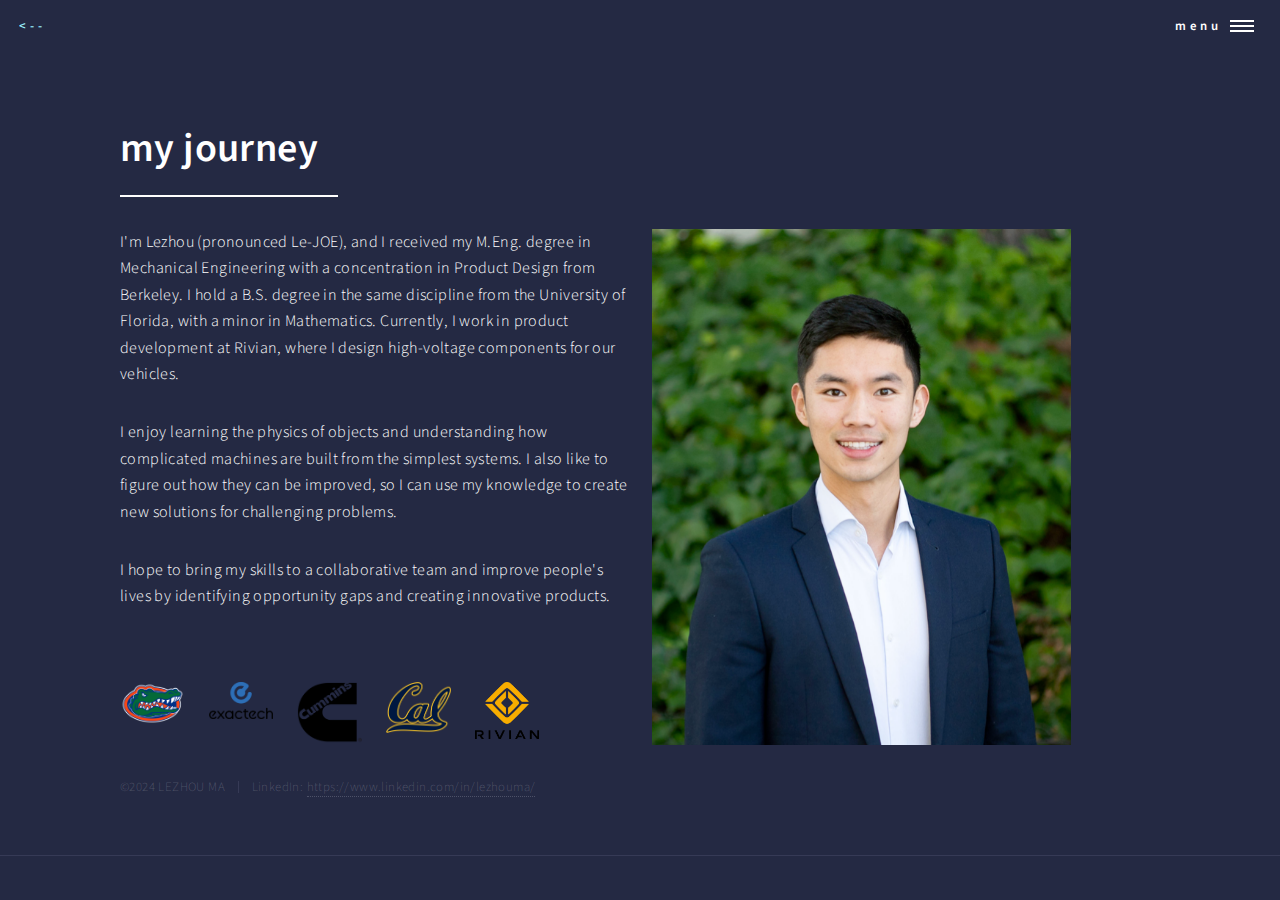
<file: about.html>
<!DOCTYPE HTML>
<html>
	<head>
		<title>About</title>
		<meta charset="utf-8" />
		<meta name="viewport" content="width=device-width, initial-scale=1, user-scalable=no" />
		<link rel="stylesheet" href="assets/css/main.css" />
		<noscript><link rel="stylesheet" href="assets/css/noscript.css" /></noscript>
	</head>
	<body class="is-preload">
		
	
		<!-- Wrapper -->
			<div id="wrapper">

				<!-- Header -->
				<!-- Note: The "styleN" class below should match that of the banner element. -->
					<header id="header" class="alt style2">
						<a href="index.html" class="logo"><span><--</span></a>
						<nav>
							<a href="#menu">menu</a>
						</nav>
					</header>

				<!-- Menu -->
					<nav id="menu">
						<ul class="links">
							<li><a href="index.html">home</a></li>
							<li><a href="about.html">about</a></li>
							<li><a href="projects.html">projects</a></li>
						</ul>
					</nav>

				<!-- Main -->
				<div id="main" class="alt">

					<!-- One -->
						<section id="one">
							<div class="inner">
								<header class="major">
									<h1>my journey</h1>
								</header>

								<!-- Content -->
								<div class="row">
									<div class="col-6 col-12-small">
										<p>I'm Lezhou (pronounced Le-JOE), and I received my M.Eng. degree in Mechanical Engineering with a concentration in Product Design from Berkeley. I hold a B.S. degree in the same discipline from the University of Florida, with a minor in Mathematics. Currently, I work in product development at Rivian, where I design high-voltage components for our vehicles.</p>
										<p>I enjoy learning the physics of objects and understanding how complicated machines are built from the simplest systems. I also like to figure out how they can be improved, so I can use my knowledge to create new solutions for challenging problems.</p>
										<p>I hope to bring my skills to a collaborative team and improve people's lives by identifying opportunity gaps and creating innovative products.</p>
										
										<!-- Logos -->
										<div class="row gtr-uniform">
											<div class="col-2"><span class="image main"><a href="https://mae.ufl.edu/mechanical-engineering/" target="_blank"><img src="images/uf.png" alt="" /></a></span></div>
											<div class="col-2"><span class="image main"><a href="https://www.exac.com" target="_blank"><img src="images/exactech.png" alt="" /></a></span></div>
											<div class="col-2"><span class="image main"><a href="https://www.cummins.com" target="_blank"><img src="images/cummins.png" alt="" /></a></span></div>
											<div class="col-2"><span class="image main"><a href="https://funginstitute.berkeley.edu/programs-centers/full-time-program/" target="_blank"><img src="images/cal.png" alt="" /></a></span></div>
											<div class="col-2"><span class="image main"><a href="https://rivian.com" target="_blank"><img src="images/rivian.png" alt="" /></a></span></div>
									
										</div>
									</div>

									<div class="col-5 col-12-small">
										<span class="image fit"><img src="images/headshot.png" alt="" /></span>
									<div>

								</div>
							<div>

						</div>	
					
			</div>

			<div>
				<!-- Footer -->
				<footer id="footer">
					<div class="inner">
						<ul class="copyright">
							<li>&copy;2024 LEZHOU MA</li><li>LinkedIn: <a href="https://www.linkedin.com/in/lezhouma/" target="_blank">  https://www.linkedin.com/in/lezhouma/</a></li>
						</ul>
					</div>
				</footer>
			

						<!-- Scripts -->
			<script src="assets/js/jquery.min.js"></script>
			<script src="assets/js/jquery.scrolly.min.js"></script>
			<script src="assets/js/jquery.scrollex.min.js"></script>
			<script src="assets/js/browser.min.js"></script>
			<script src="assets/js/breakpoints.min.js"></script>
			<script src="assets/js/util.js"></script>
			<script src="assets/js/main.js"></script>
	</body>
</html>
</file>
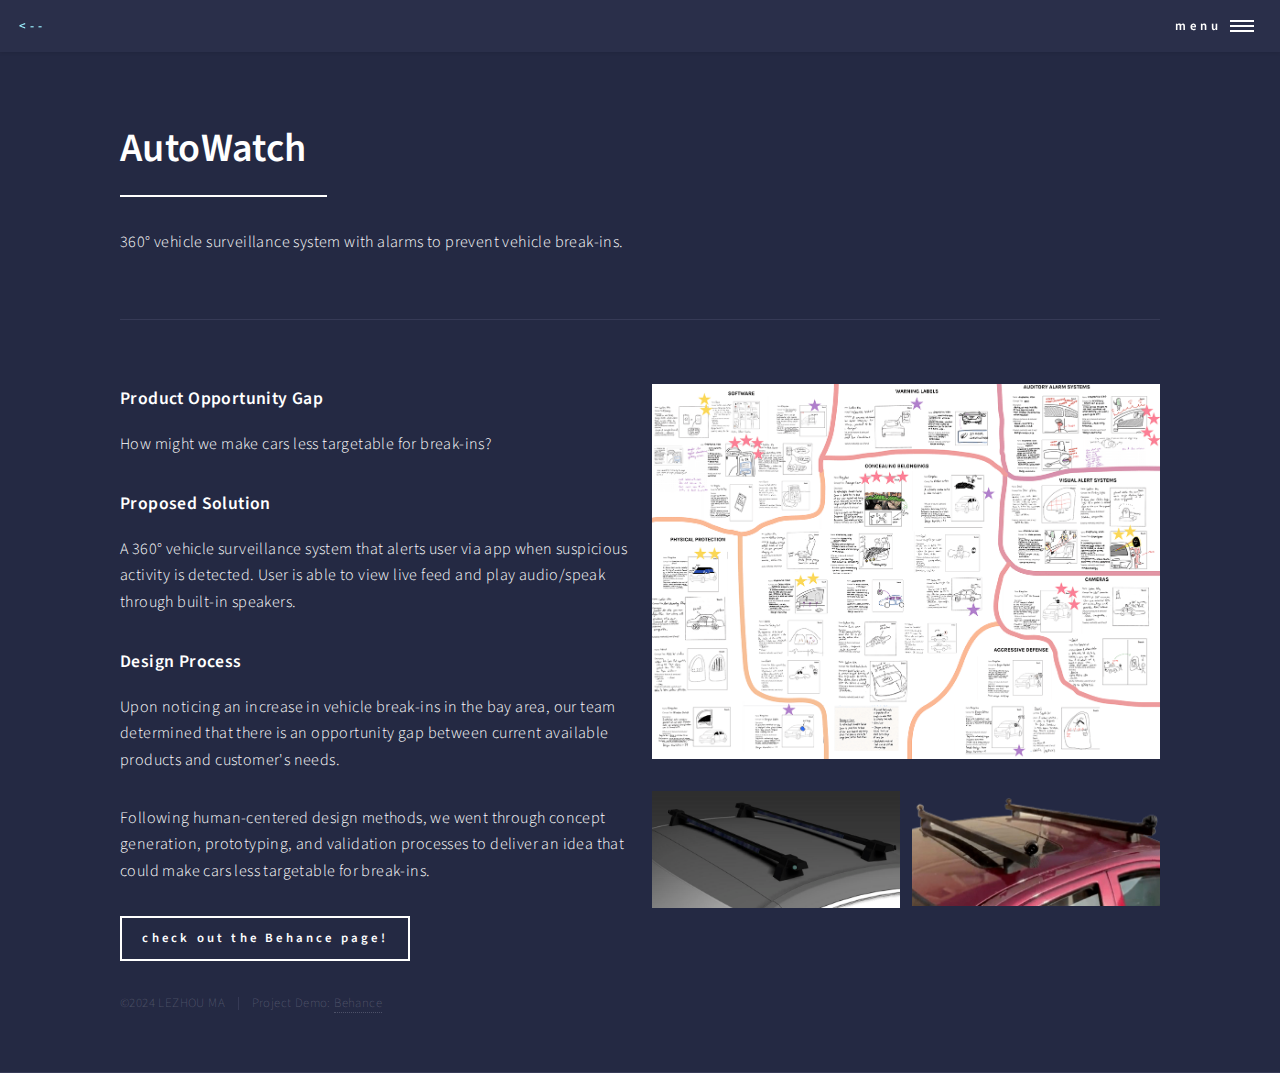
<file: auto.html>
<!DOCTYPE HTML>
<!--
	Forty by HTML5 UP
	html5up.net | @ajlkn
	Free for personal and commercial use under the CCA 3.0 license (html5up.net/license)
-->
<html>
	<head>
		<title>AutoWatch</title>
		<meta charset="utf-8" />
		<meta name="viewport" content="width=device-width, initial-scale=1, user-scalable=no" />
		<link rel="stylesheet" href="assets/css/main.css" />
		<noscript><link rel="stylesheet" href="assets/css/noscript.css" /></noscript>
	</head>
	<body class="is-preload">

		<!-- Wrapper -->
			<div id="wrapper">

				<!-- Header -->
					<header id="header">
						<a href="index.html" class="logo"><span><--</span></a>
						<nav>
							<a href="#menu">menu</a>
						</nav>
					</header>

				<!-- Menu -->
					<nav id="menu">
						<ul class="links">
							<li><a href="index.html">home</a></li>
							<li><a href="about.html">about</a></li>
							<li><a href="projects.html">projects</a></li>
						</ul>

					</nav>

				<!-- Main -->
					<div id="main" class="alt">

						<!-- One -->
							<section id="one">
								<div class="inner">
									<header class="major">
										<h1>AutoWatch</h1>
									</header>
									<p>360° vehicle surveillance system with alarms to prevent vehicle break-ins. </p>
									
									</p>
								</div>
							</section>


							<div class="inner">
								<div class="row gtr-100">
								
									<div class="col-6 col-12-medium">

										<!-- Buttons -->
											<h4>Product Opportunity Gap</h4>
											<p>How might we make cars less targetable for break-ins?</p>
											
											<h4>Proposed Solution</h4>
											<p>A 360° vehicle surveillance system that alerts user via app when suspicious activity is detected. User is able to view live feed and play audio/speak through built-in speakers.</p>

											<h4>Design Process</h4>
											<p>Upon noticing an increase in vehicle break-ins in the bay area, our team determined that there is an opportunity gap between current available products and customer's needs. </p>
											<p>Following human-centered design methods, we went through concept generation, prototyping, and validation processes to deliver an idea that could make cars less targetable for break-ins.</p>
											<ul class="actions">
												<li><a href="https://www.behance.net/gallery/132699055/AutoWatch" class="button">check out the Behance page!</a></li>
											</ul>
									</div>
									<div class="col-6 col-12-medium">
									<span class="image fit"><img src="images/auto/concepts.png" alt="" /></span>
									<div class="box alt">
										<div class="row gtr-50 gtr-uniform">
											<div class="col-6"><span class="image fit"><img src="images/auto/render.png" alt="" /></span></div>
											<div class="col-6"><span class="image fit"><img src="images/auto/final.png" alt="" /></span></div>
											
										</div>
									</div>
							
								
		

								
								
					</div>
			</div>

				<!-- Footer -->
				<footer id="footer">
					<div class="inner">
						<ul class="copyright">
							<li>&copy;2024 LEZHOU MA</li><li>Project Demo: <a href="https://www.behance.net/gallery/132699055/AutoWatch" target="_blank">Behance</a></li>
						</ul>
					</div>
				</footer>

		<!-- Scripts -->
			<script src="assets/js/jquery.min.js"></script>
			<script src="assets/js/jquery.scrolly.min.js"></script>
			<script src="assets/js/jquery.scrollex.min.js"></script>
			<script src="assets/js/browser.min.js"></script>
			<script src="assets/js/breakpoints.min.js"></script>
			<script src="assets/js/util.js"></script>
			<script src="assets/js/main.js"></script>

	</body>
</html>
</file>
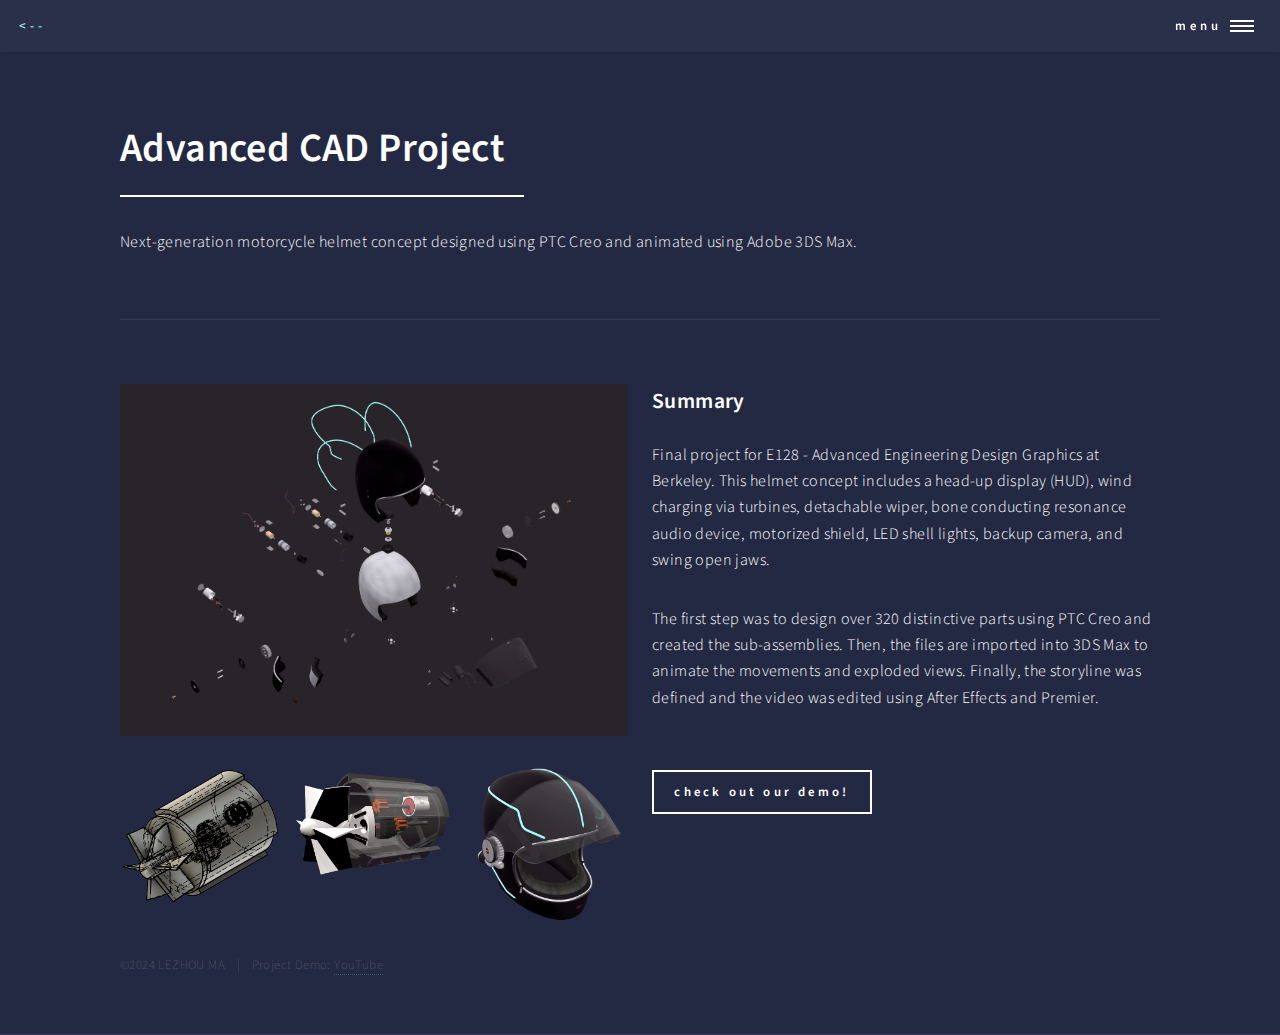
<file: cad.html>
<!DOCTYPE HTML>
<!--
	Forty by HTML5 UP
	html5up.net | @ajlkn
	Free for personal and commercial use under the CCA 3.0 license (html5up.net/license)
-->
<html>
	<head>
		<title>Advanced CAD</title>
		<meta charset="utf-8" />
		<meta name="viewport" content="width=device-width, initial-scale=1, user-scalable=no" />
		<link rel="stylesheet" href="assets/css/main.css" />
		<noscript><link rel="stylesheet" href="assets/css/noscript.css" /></noscript>
	</head>
	<body class="is-preload">

		<!-- Wrapper -->
			<div id="wrapper">

				<!-- Header -->
					<header id="header">
						<a href="index.html" class="logo"><span><--</span></a>
						<nav>
							<a href="#menu">menu</a>
						</nav>
					</header>

				<!-- Menu -->
					<nav id="menu">
						<ul class="links">
							<li><a href="index.html">home</a></li>
							<li><a href="about.html">about</a></li>
							<li><a href="projects.html">projects</a></li>
						</ul>

					</nav>

				<!-- Main -->
					<div id="main" class="alt">

						<!-- One -->
							<section id="one">
								<div class="inner">
									<header class="major">
										<h1>Advanced CAD Project</h1>
									</header>
									<p>Next-generation motorcycle helmet concept designed using PTC Creo and animated using Adobe 3DS Max. </p>
									
									</p>
								</div>
							</section>

				
							<div class="inner">
								<div class="row gtr-100">
								<div class="col-6 col-12-medium">
									<span class="image fit"><img src="images/advanced_cad.png" alt="" /></span>
									<div class="box alt">
										<div class="row gtr-50 gtr-uniform">
											<div class="col-4"><span class="image fit"><img src="images/cad/turbine_cad.png" alt="" /></span></div>
											<div class="col-4"><span class="image fit"><img src="images/cad/turbine.png" alt="" /></span></div>
											<div class="col-4"><span class="image fit"><img src="images/cad/helmet.png" alt="" /></span></div>
											
										</div>
									</div>
								</div>
								<div class="col-6 col-12-medium">

									<!-- Buttons -->
										<h3>Summary</h3>
										<p>Final project for E128 - Advanced Engineering Design Graphics at Berkeley. This helmet concept includes a head-up display (HUD), wind charging via turbines, detachable wiper, bone conducting resonance audio device, motorized shield, LED shell lights, backup camera, and swing open jaws. </p>
										<p>The first step was to design over 320 distinctive parts using PTC Creo and created the sub-assemblies. Then, the files are imported into 3DS Max to animate the movements and exploded views. Finally, the storyline was defined and the video was edited using After Effects and Premier.</p>
										
										<br>
										<ul class="actions">
											<li><a href="https://www.youtube.com/watch?v=XcGxnUi0030" target="blank" class="button">check out our demo!</a></li>
										</ul>
								
					</div>
			</div>

				<!-- Footer -->
				<footer id="footer">
					<div class="inner">
						<ul class="copyright">
							<li>&copy;2024 LEZHOU MA</li><li>Project Demo: <a href="https://www.youtube.com/watch?v=XcGxnUi0030" target="_blank">YouTube</a></li>
						</ul>
					</div>
				</footer>

		<!-- Scripts -->
			<script src="assets/js/jquery.min.js"></script>
			<script src="assets/js/jquery.scrolly.min.js"></script>
			<script src="assets/js/jquery.scrollex.min.js"></script>
			<script src="assets/js/browser.min.js"></script>
			<script src="assets/js/breakpoints.min.js"></script>
			<script src="assets/js/util.js"></script>
			<script src="assets/js/main.js"></script>

	</body>
</html>
</file>
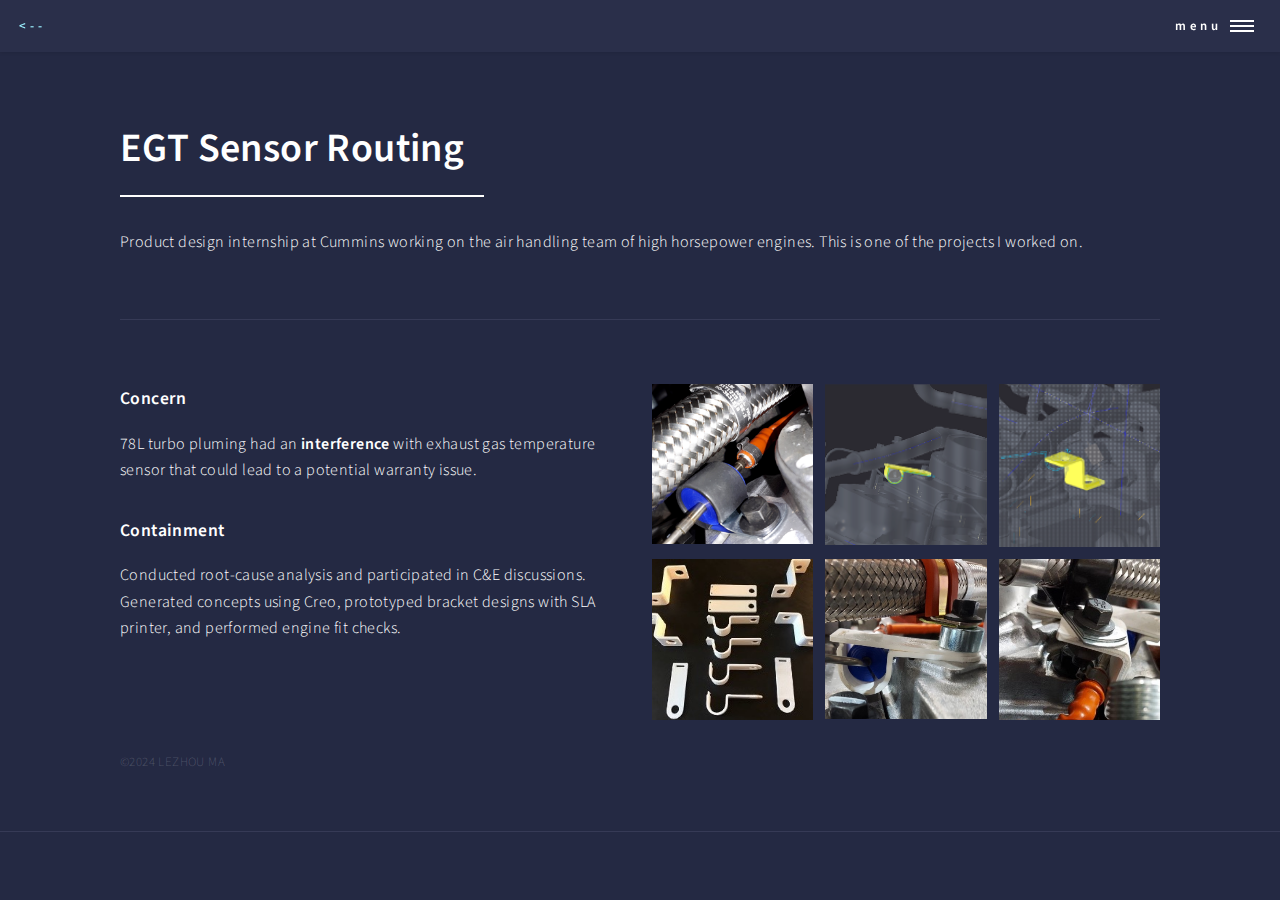
<file: cummins.html>
<!DOCTYPE HTML>
<!--
	Forty by HTML5 UP
	html5up.net | @ajlkn
	Free for personal and commercial use under the CCA 3.0 license (html5up.net/license)
-->
<html>
	<head>
		<title>Cummins</title>
		<meta charset="utf-8" />
		<meta name="viewport" content="width=device-width, initial-scale=1, user-scalable=no" />
		<link rel="stylesheet" href="assets/css/main.css" />
		<noscript><link rel="stylesheet" href="assets/css/noscript.css" /></noscript>
	</head>
	<body class="is-preload">

		<!-- Wrapper -->
			<div id="wrapper">

				<!-- Header -->
					<header id="header">
						<a href="index.html" class="logo"><span><--</span></a>
						<nav>
							<a href="#menu">menu</a>
						</nav>
					</header>

				<!-- Menu -->
					<nav id="menu">
						<ul class="links">
							<li><a href="index.html">home</a></li>
							<li><a href="about.html">about</a></li>
							<li><a href="projects.html">projects</a></li>
						</ul>

					</nav>

				<!-- Main -->
					<div id="main" class="alt">

						<!-- One -->
							<section id="one">
								<div class="inner">
									<header class="major">
										<h1>EGT Sensor Routing</h1>
									</header>
									<p>Product design internship at Cummins working on the air handling team of high horsepower engines. This is one of the projects I worked on. </p>
									
									</p>
								</div>
							</section>


							<div class="inner">
								<div class="row gtr-100">
								
									<div class="col-6 col-12-medium">

										<!-- Buttons -->
											<h4>Concern</h4>
											<p>78L turbo pluming had an <strong>interference</strong> with exhaust gas temperature sensor that could lead to a potential warranty issue.</p>
											
											<h4>Containment</h4>
											<p>Conducted root-cause analysis and participated in C&E discussions. Generated concepts using Creo, prototyped bracket designs with SLA printer, and performed engine fit checks.</p>

											
									</div>
									<div class="col-6 col-12-medium">
	
									<div class="box alt">
										<div class="row gtr-50 gtr-uniform">
											<div class="col-4"><span class="image fit"><img src="images/cummins/clash.png" alt="" /></span></div>
											<div class="col-4"><span class="image fit"><img src="images/cummins/p.png" alt="" /></span></div>
											<div class="col-4"><span class="image fit"><img src="images/cummins/z.png" alt="" /></span></div>

											<div class="col-4"><span class="image fit"><img src="images/cummins/brackets.jpg" alt="" /></span></div>
											<div class="col-4"><span class="image fit"><img src="images/cummins/pclip.jpg" alt="" /></span></div>
											<div class="col-4"><span class="image fit"><img src="images/cummins/zbracket.jpg" alt="" /></span></div>
											
											
										</div>
									</div>

								
					</div>
			</div>

				<!-- Footer -->
				<footer id="footer">
					<div class="inner">
						<ul class="copyright">
							<li>&copy;2024 LEZHOU MA</li>
						</ul>
					</div>
				</footer>

		<!-- Scripts -->
			<script src="assets/js/jquery.min.js"></script>
			<script src="assets/js/jquery.scrolly.min.js"></script>
			<script src="assets/js/jquery.scrollex.min.js"></script>
			<script src="assets/js/browser.min.js"></script>
			<script src="assets/js/breakpoints.min.js"></script>
			<script src="assets/js/util.js"></script>
			<script src="assets/js/main.js"></script>

	</body>
</html>
</file>
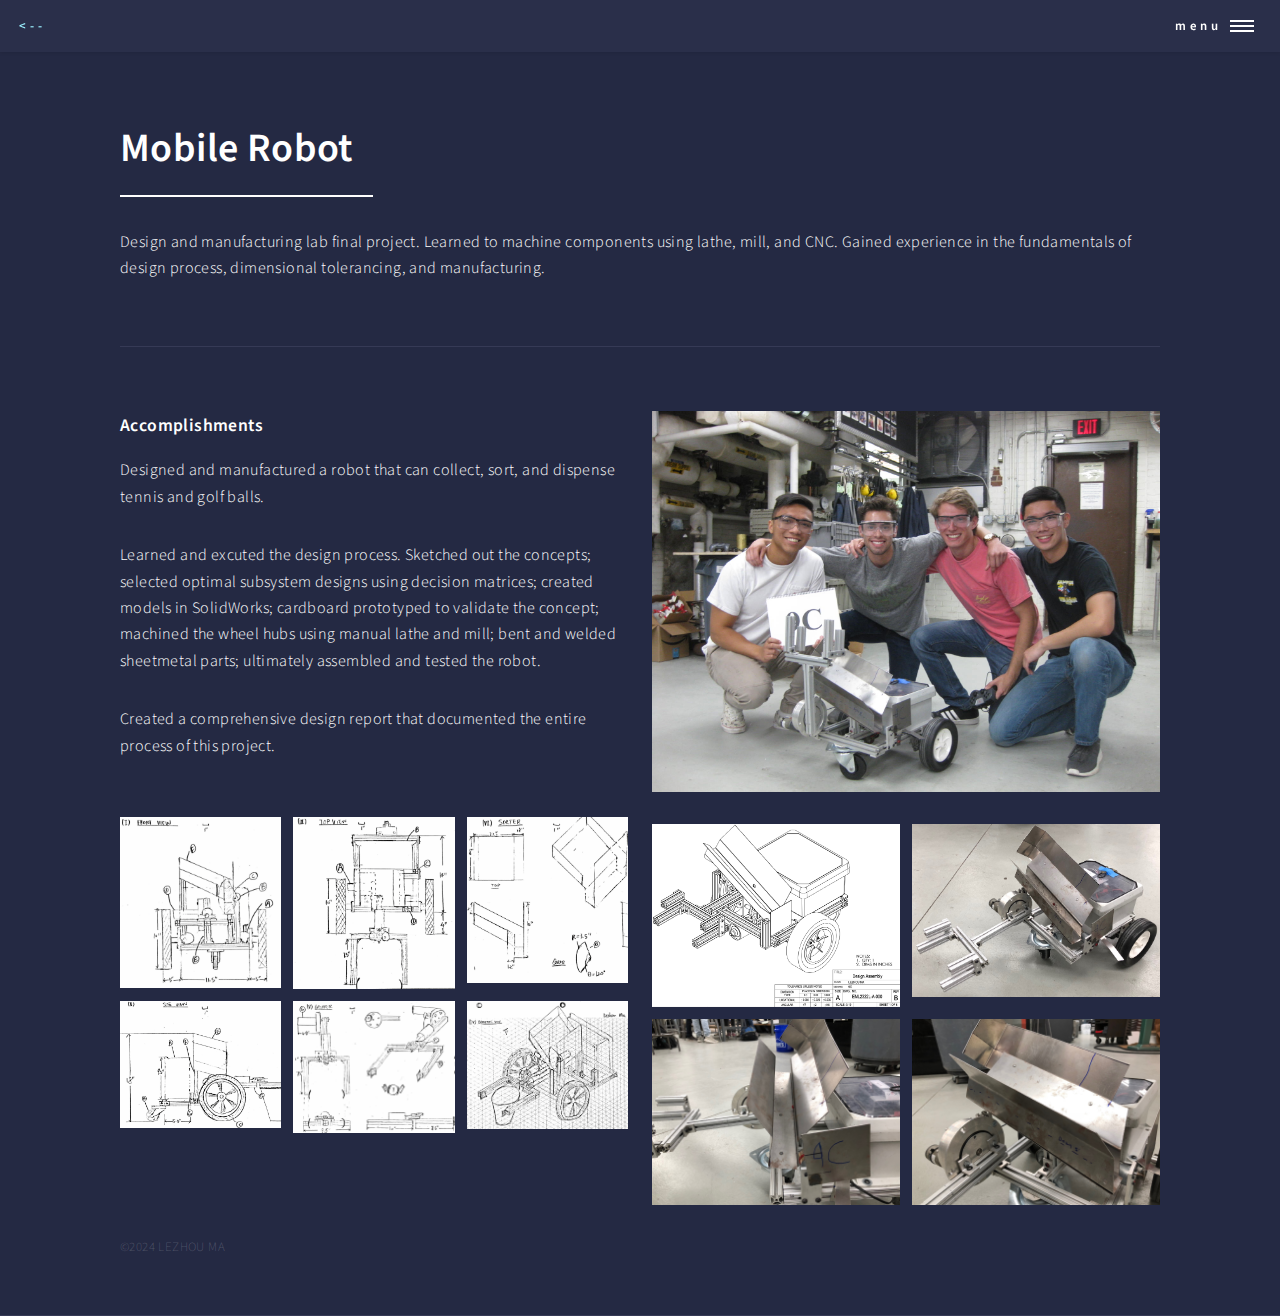
<file: dml.html>
<!DOCTYPE HTML>
<!--
	Forty by HTML5 UP
	html5up.net | @ajlkn
	Free for personal and commercial use under the CCA 3.0 license (html5up.net/license)
-->
<html>
	<head>
		<title>DML</title>
		<meta charset="utf-8" />
		<meta name="viewport" content="width=device-width, initial-scale=1, user-scalable=no" />
		<link rel="stylesheet" href="assets/css/main.css" />
		<noscript><link rel="stylesheet" href="assets/css/noscript.css" /></noscript>
	</head>
	<body class="is-preload">

		<!-- Wrapper -->
			<div id="wrapper">

				<!-- Header -->
					<header id="header">
						<a href="index.html" class="logo"><span><--</span></a>
						<nav>
							<a href="#menu">menu</a>
						</nav>
					</header>

				<!-- Menu -->
					<nav id="menu">
						<ul class="links">
							<li><a href="index.html">home</a></li>
							<li><a href="about.html">about</a></li>
							<li><a href="projects.html">projects</a></li>
						</ul>

					</nav>

				<!-- Main -->
					<div id="main" class="alt">

						<!-- One -->
							<section id="one">
								<div class="inner">
									<header class="major">
										<h1>Mobile Robot</h1>
									</header>
									<p>Design and manufacturing lab final project. Learned to machine components using lathe, mill, and CNC. Gained experience in the fundamentals of design process, dimensional tolerancing, and manufacturing. </p>
									
									</p>
								</div>
							</section>


							<div class="inner">
								<div class="row gtr-100">
								
									<div class="col-6 col-12-medium">

							
											<h4>Accomplishments</h4>
											<p>Designed and manufactured a robot that can collect, sort, and dispense tennis and golf balls.</p>
											<p>Learned and excuted the design process. Sketched out the concepts; selected optimal subsystem designs using decision matrices; created models in SolidWorks; cardboard prototyped to validate the concept; machined the wheel hubs using manual lathe and mill; bent and welded sheetmetal parts; ultimately assembled and tested the robot.</p>
											<p>Created a comprehensive design report that documented the entire process of this project.</p>
											<br>

											<div class="box alt">
												<div class="row gtr-50 gtr-uniform">
													<div class="col-4"><span class="image fit"><img src="images/dml/1.png" alt="" /></span></div>
													<div class="col-4"><span class="image fit"><img src="images/dml/2.png" alt="" /></span></div>
													<div class="col-4"><span class="image fit"><img src="images/dml/3.png" alt="" /></span></div>
		
													<div class="col-4"><span class="image fit"><img src="images/dml/4.png" alt="" /></span></div>
													<div class="col-4"><span class="image fit"><img src="images/dml/5.png" alt="" /></span></div>
													<div class="col-4"><span class="image fit"><img src="images/dml/6.png" alt="" /></span></div>
													
													
												</div>
											</div>
									</div>
									<div class="col-6 col-12-medium">
										<span class="image fit"><img src="images/dml/9C.jpeg" alt="" /></span>
										<div class="box alt">
											<div class="row gtr-50 gtr-uniform">
												<div class="col-6"><span class="image fit"><img src="images/dml/7.png" alt="" /></span></div>
												<div class="col-6"><span class="image fit"><img src="images/dml/8.JPG" alt="" /></span></div>
												

												<div class="col-6"><span class="image fit"><img src="images/dml/9.JPG" alt="" /></span></div>
												<div class="col-6"><span class="image fit"><img src="images/dml/10.JPG" alt="" /></span></div>
											
										</div>
									</div>
					</div>
			</div>

				<!-- Footer -->
				<footer id="footer">
					<div class="inner">
						<ul class="copyright">
							<li>&copy;2024 LEZHOU MA</li>
						</ul>
					</div>
				</footer>

		<!-- Scripts -->
			<script src="assets/js/jquery.min.js"></script>
			<script src="assets/js/jquery.scrolly.min.js"></script>
			<script src="assets/js/jquery.scrollex.min.js"></script>
			<script src="assets/js/browser.min.js"></script>
			<script src="assets/js/breakpoints.min.js"></script>
			<script src="assets/js/util.js"></script>
			<script src="assets/js/main.js"></script>

	</body>
</html>
</file>
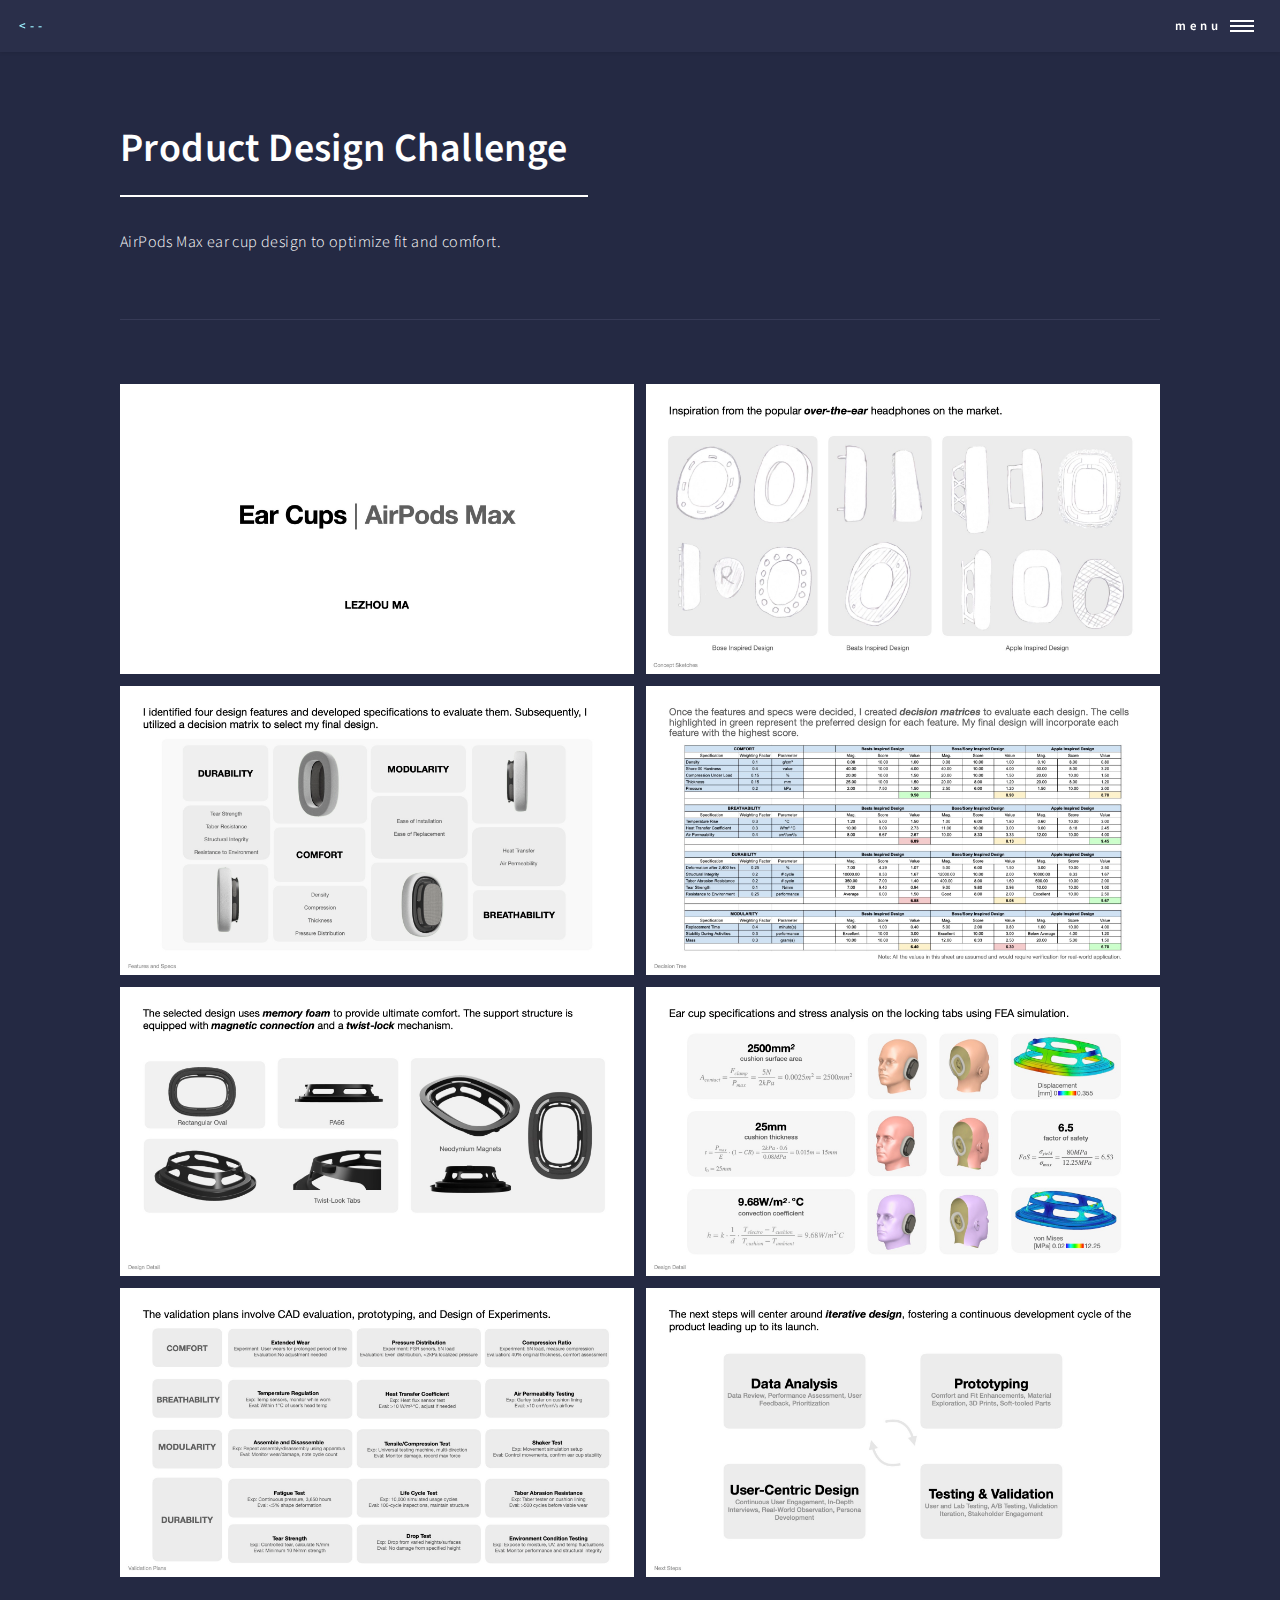
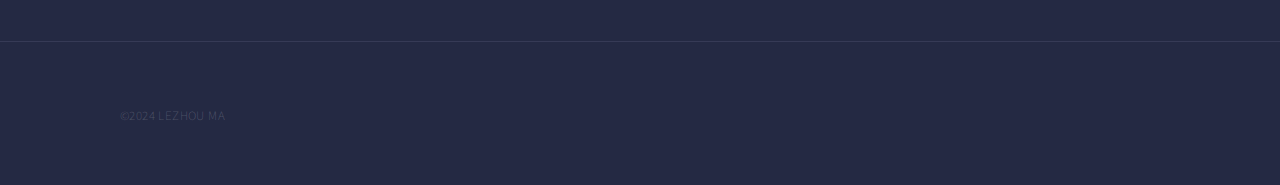
<file: earcup.html>
<!DOCTYPE HTML>
<!--
	Forty by HTML5 UP
	html5up.net | @ajlkn
	Free for personal and commercial use under the CCA 3.0 license (html5up.net/license)
-->
<html>
	<head>
		<title>Airpods Max</title>
		<meta charset="utf-8" />
		<meta name="viewport" content="width=device-width, initial-scale=1, user-scalable=no" />
		<link rel="stylesheet" href="assets/css/main.css" />
		<noscript><link rel="stylesheet" href="assets/css/noscript.css" /></noscript>
	</head>
	<body class="is-preload">

		<!-- Wrapper -->
			<div id="wrapper">

				<!-- Header -->
					<header id="header">
						<a href="index.html" class="logo"><span><--</span></a>
						<nav>
							<a href="#menu">menu</a>
						</nav>
					</header>

				<!-- Menu -->
					<nav id="menu">
						<ul class="links">
							<li><a href="index.html">home</a></li>
							<li><a href="about.html">about</a></li>
							<li><a href="projects.html">projects</a></li>
						</ul>

					</nav>

				<!-- Main -->
					<div id="main" class="alt">

						<!-- One -->
							<section id="one">
								<div class="inner">
									<header class="major">
										<h1>Product Design Challenge</h1>
									</header>
									<p>AirPods Max ear cup design to optimize fit and comfort. </p>
									
									</p>
								</div>
							</section>


							<div class="inner">
								<div class="row gtr-100">
									</div>
									<div class="box alt">
										<div class="row gtr-50 gtr-uniform">
											<div class="col-6"><span class="image fit"><img src="images/earcup/1.jpg" alt="" /></span></div>
											<div class="col-6"><span class="image fit"><img src="images/earcup/2.jpg" alt="" /></span></div>
											<div class="col-6"><span class="image fit"><img src="images/earcup/3.jpg" alt="" /></span></div>
											<div class="col-6"><span class="image fit"><img src="images/earcup/4.jpg" alt="" /></span></div>
											<div class="col-6"><span class="image fit"><img src="images/earcup/5.jpg" alt="" /></span></div>
											<div class="col-6"><span class="image fit"><img src="images/earcup/6.jpg" alt="" /></span></div>
											<div class="col-6"><span class="image fit"><img src="images/earcup/7.jpg" alt="" /></span></div>
											<div class="col-6"><span class="image fit"><img src="images/earcup/8.jpg" alt="" /></span></div>
										</div>
									</div>
								
					</div>
			</div>

				<!-- Footer -->
				<footer id="footer">
					<div class="inner">
						<ul class="copyright">
							<li>&copy;2024 LEZHOU MA</li>
						</ul>
					</div>
				</footer>

		<!-- Scripts -->
			<script src="assets/js/jquery.min.js"></script>
			<script src="assets/js/jquery.scrolly.min.js"></script>
			<script src="assets/js/jquery.scrollex.min.js"></script>
			<script src="assets/js/browser.min.js"></script>
			<script src="assets/js/breakpoints.min.js"></script>
			<script src="assets/js/util.js"></script>
			<script src="assets/js/main.js"></script>

	</body>
</html>
</file>
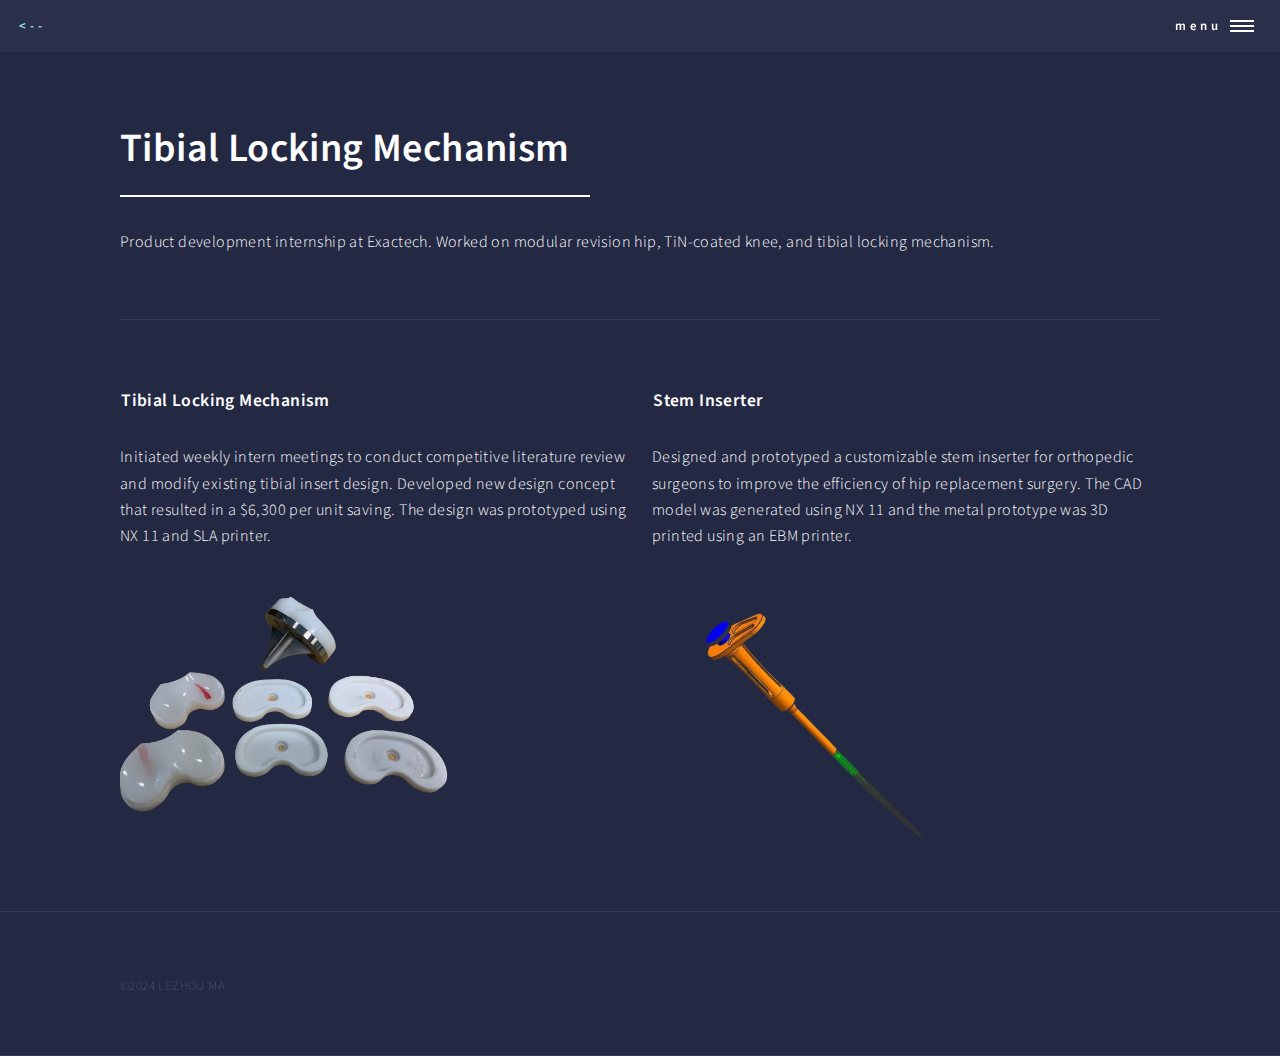
<file: exactech.html>
<!DOCTYPE HTML>
<!--
	Forty by HTML5 UP
	html5up.net | @ajlkn
	Free for personal and commercial use under the CCA 3.0 license (html5up.net/license)
-->
<html>
	<head>
		<title>Exactech</title>
		<meta charset="utf-8" />
		<meta name="viewport" content="width=device-width, initial-scale=1, user-scalable=no" />
		<link rel="stylesheet" href="assets/css/main.css" />
		<noscript><link rel="stylesheet" href="assets/css/noscript.css" /></noscript>
	</head>
	<body class="is-preload">

		<!-- Wrapper -->
			<div id="wrapper">

				<!-- Header -->
					<header id="header">
						<a href="index.html" class="logo"><span><--</span></a>
						<nav>
							<a href="#menu">menu</a>
						</nav>
					</header>

				<!-- Menu -->
					<nav id="menu">
						<ul class="links">
							<li><a href="index.html">home</a></li>
							<li><a href="about.html">about</a></li>
							<li><a href="projects.html">projects</a></li>
						</ul>

					</nav>

				<!-- Main -->
					<div id="main" class="alt">

						<!-- One -->
							<section id="one">
								<div class="inner">
									<header class="major">
										<h1>Tibial Locking Mechanism</h1>
									</header>
									<p>Product development internship at Exactech. Worked on modular revision hip, TiN-coated knee, and tibial locking mechanism. </p>
									
									</p>
								</div>
							</section>


							<div class="inner">
								<div class="row gtr-100">
								
									<div class="col-6 col-12-medium">
										<div class="box alt">
											<div class="row gtr-50 gtr-uniform">
							
												<h4> Tibial Locking Mechanism</h4>
												
												<p>Initiated weekly intern meetings to conduct competitive literature review and modify existing tibial insert design. Developed new design concept that resulted in a $6,300 per unit saving. The design was prototyped using NX 11 and SLA printer.</p>								
												<br>
												<span class="col-8"><span class="image fit"><img src="images/exactech/tray.png" alt="" /></span>
											</div>
										</div>
									</div>
									<div class="col-6 col-12-medium">
										<div class="box alt">
											<div class="row gtr-50 gtr-uniform">
											
												<h4>Stem Inserter</h4>
												<p>Designed and prototyped a customizable stem inserter for orthopedic surgeons to improve the efficiency of hip replacement surgery. The CAD model was generated using NX 11 and the metal prototype was 3D printed using an EBM printer.</p>

												<br>
	
												<span class="col-8"><span class="image fit"><img src="images/exactech/stem.png" alt="" /></span>
											</div>
										</div>
									</div>
									
									
								
		

								
								
					</div>
			</div>

				<!-- Footer -->
				<footer id="footer">
					<div class="inner">
						<ul class="copyright">
							<li>&copy;2024 LEZHOU MA</li>
						</ul>
					</div>
				</footer>

		<!-- Scripts -->
			<script src="assets/js/jquery.min.js"></script>
			<script src="assets/js/jquery.scrolly.min.js"></script>
			<script src="assets/js/jquery.scrollex.min.js"></script>
			<script src="assets/js/browser.min.js"></script>
			<script src="assets/js/breakpoints.min.js"></script>
			<script src="assets/js/util.js"></script>
			<script src="assets/js/main.js"></script>

	</body>
</html>
</file>
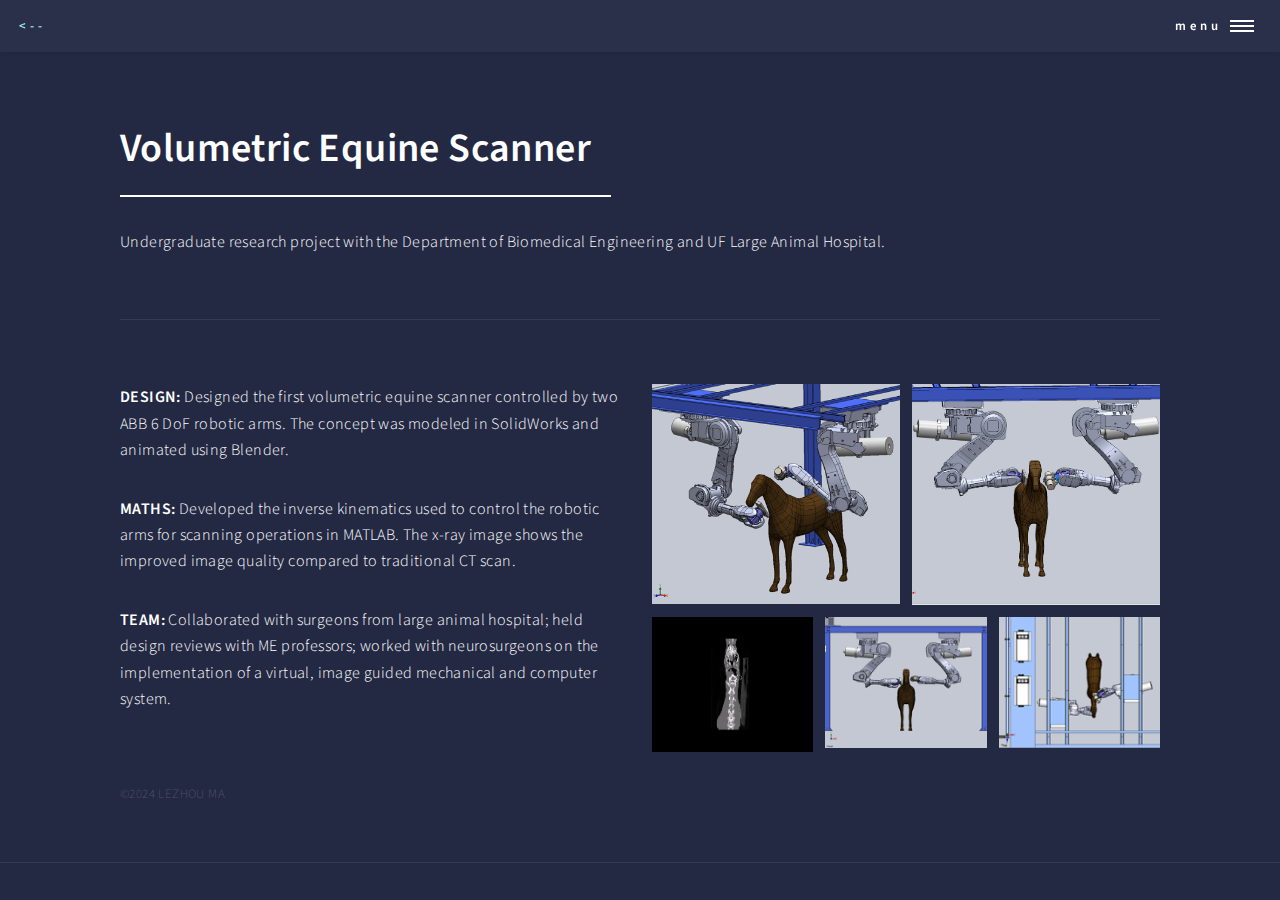
<file: horse.html>
<!DOCTYPE HTML>
<!--
	Forty by HTML5 UP
	html5up.net | @ajlkn
	Free for personal and commercial use under the CCA 3.0 license (html5up.net/license)
-->
<html>
	<head>
		<title>Equine Scanner</title>
		<meta charset="utf-8" />
		<meta name="viewport" content="width=device-width, initial-scale=1, user-scalable=no" />
		<link rel="stylesheet" href="assets/css/main.css" />
		<noscript><link rel="stylesheet" href="assets/css/noscript.css" /></noscript>
	</head>
	<body class="is-preload">

		<!-- Wrapper -->
			<div id="wrapper">

				<!-- Header -->
					<header id="header">
						<a href="index.html" class="logo"><span><--</span></a>
						<nav>
							<a href="#menu">menu</a>
						</nav>
					</header>

				<!-- Menu -->
					<nav id="menu">
						<ul class="links">
							<li><a href="index.html">home</a></li>
							<li><a href="about.html">about</a></li>
							<li><a href="projects.html">projects</a></li>
						</ul>

					</nav>

				<!-- Main -->
					<div id="main" class="alt">

						<!-- One -->
							<section id="one">
								<div class="inner">
									<header class="major">
										<h1>Volumetric Equine Scanner</h1>
									</header>
									<p>Undergraduate research project with the Department of Biomedical Engineering and UF Large Animal Hospital. </p>
								
								</div>
							</section>


							<div class="inner">
								<div class="row gtr-100">
									<div class="col-6 col-12-medium">
										<!-- Buttons -->
											<p><strong>DESIGN: </strong>Designed the first volumetric equine scanner controlled by two ABB 6 DoF robotic arms. The concept was modeled in SolidWorks and animated using Blender.</p>
											<p><strong>MATHS: </strong>Developed the inverse kinematics used to control the robotic arms for scanning operations in MATLAB. The x-ray image shows the improved image quality compared to traditional CT scan.</p>
											<p><strong>TEAM: </strong>Collaborated with surgeons from large animal hospital; held design reviews with ME professors;  worked with neurosurgeons on the implementation of a virtual, image guided mechanical and computer system. </p>
									</div>
									
									<div class="col-6 col-12-medium">
										<div class="box alt">
											<div class="row gtr-50 gtr-uniform">
												<div class="col-6"> <span class="image fit"><img src="images/horse/neck_scan.png" alt="" /></span></div>
												<div class="col-6"> <span class="image fit"><img src="images/horse/neck_front.png" alt="" /></span></div>
											<div>
										
										
									
											<div class="row gtr-50 gtr-uniform">
												<div class="col-4"><span class="image fit"><img src="images/horse/neck_image.png" alt="" /></span></div>
												<div class="col-4"><span class="image fit"><img src="images/horse/front.png" alt="" /></span></div>
												<div class="col-4"><span class="image fit"><img src="images/horse/top.png" alt="" /></span></div>
											</div>
										</div>
								</div>
						</div>
	
				</div>
					<!-- Footer -->
					<footer id="footer">
						<div class="inner">
							<ul class="copyright">
								<li>&copy;2024 LEZHOU MA</li>
							</ul>
						</div>
					</footer>
	
		<!-- Scripts -->
			<script src="assets/js/jquery.min.js"></script>
			<script src="assets/js/jquery.scrolly.min.js"></script>
			<script src="assets/js/jquery.scrollex.min.js"></script>
			<script src="assets/js/browser.min.js"></script>
			<script src="assets/js/breakpoints.min.js"></script>
			<script src="assets/js/util.js"></script>
			<script src="assets/js/main.js"></script>

	</body>
</html>
</file>
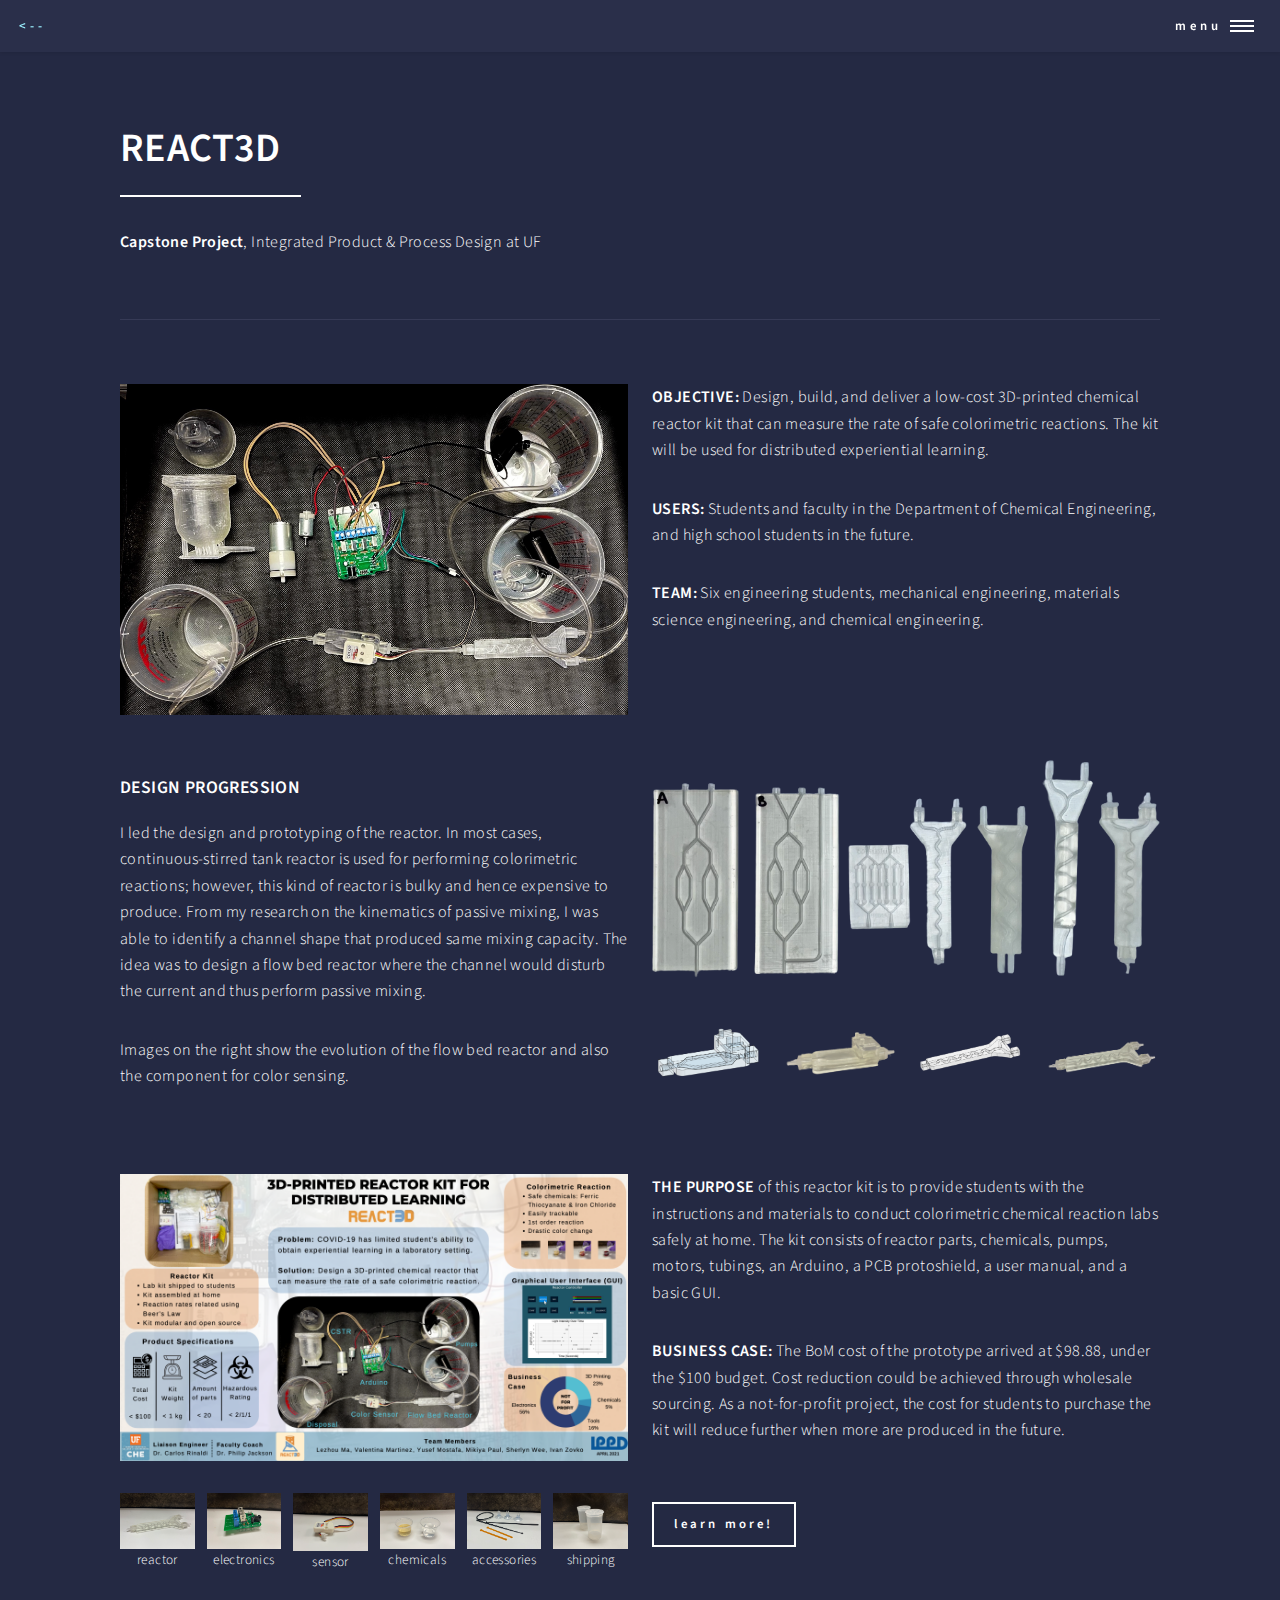
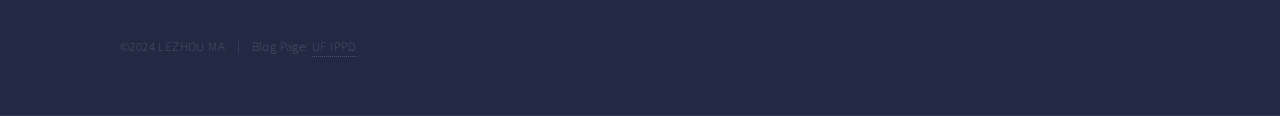
<file: react.html>
<!DOCTYPE HTML>
<!--
	Forty by HTML5 UP
	html5up.net | @ajlkn
	Free for personal and commercial use under the CCA 3.0 license (html5up.net/license)
-->
<html>
	<head>
		<title>React3D</title>
		<meta charset="utf-8" />
		<meta name="viewport" content="width=device-width, initial-scale=1, user-scalable=no" />
		<link rel="stylesheet" href="assets/css/main.css" />
		<noscript><link rel="stylesheet" href="assets/css/noscript.css" /></noscript>
	</head>
	<body class="is-preload">

		<!-- Wrapper -->
			<div id="wrapper">

				<!-- Header -->
					<header id="header">
						<a href="index.html" class="logo"><span><--</span></a>
						<nav>
							<a href="#menu">menu</a>
						</nav>
					</header>

				<!-- Menu -->
					<nav id="menu">
						<ul class="links">
							<li><a href="index.html">home</a></li>
							<li><a href="about.html">about</a></li>
							<li><a href="projects.html">projects</a></li>
						</ul>

					</nav>

				<!-- Main -->
					<div id="main" class="alt">

						<!-- One -->
							<section id="one">
								<div class="inner">
									<header class="major">
										<h1>REACT3D</h1>
									</header>
									<p><strong>Capstone Project</strong>, Integrated Product & Process Design at UF</p>
							
								</div>
							</section>

				
							<div class="inner">
								<div class="row gtr-100">
								<div class="col-6 col-12-medium">
									<span class="image fit"><img src="images/react/setup.jpg" imgcaption = "sss" alt="" /></span>
								</div>
								<div class="col-6 col-12-medium">
										
										<p><strong>OBJECTIVE: </strong>Design, build, and deliver a low-cost 3D-printed chemical reactor kit that can measure the rate of safe colorimetric reactions. The kit will be used for distributed experiential learning.</p>
										<p><strong>USERS: </strong>Students and faculty in the Department of Chemical Engineering, and high school students in the future.</p>
										<p><strong>TEAM: </strong>Six engineering students, mechanical engineering, materials science engineering, and chemical engineering.</p>
								
								</div>
								<div class="col-6 col-12-medium">
									<br>
									<h4>DESIGN PROGRESSION</h4>
									<p>I led the design and prototyping of the reactor. In most cases, continuous-stirred tank reactor is used for performing colorimetric reactions; however, this kind of reactor is bulky and hence expensive to produce. From my research on the kinematics of passive mixing, I was able to identify a channel shape that produced same mixing capacity. The idea was to design a flow bed reactor where the channel would disturb the current and thus perform passive mixing.</p>
									<p>Images on the right show the evolution of the flow bed reactor and also the component for color sensing.</p>									
								</div>
								<div class="col-6 col-12-medium">
									<span class="image fit"><img src="images/react/iterations.png" alt="" /></span>
									<div class="box alt">
										<div class="row gtr-50 gtr-uniform">
											<div class="col-3"><span class="image fit"><img src="images/react/cad_color.png" alt="" /></span></div>
											<div class="col-3"><span class="image fit"><img src="images/react/color.png" alt="" /></span></div>
											<div class="col-3"><span class="image fit"><img src="images/react/cad_wave.png" alt="" /></span></div>
											<div class="col-3"><span class="image fit"><img src="images/react/wave.png" alt="" /></span></div>
										</div>
									</div>
									
								</div>

								<!-- Business -->
								<div class="row gtr-100">
									<div class="col-6 col-12-medium">
										<br>
										<br>
										<span class="image fit"><img src="images/react/poster.png" alt="" /></span>
										<div class="box alt">
											<div class="row gtr-50 gtr-uniform">
												<div class="col-2"><figure><span class="image fit"><img src="images/react/flowbed.jpg" alt="" /><figcaption>reactor</figcaption></span></figure></div>
												<div class="col-2"><figure><span class="image fit"><img src="images/react/pcb.jpg" alt="" /><figcaption>electronics</figcaption></span></figure></div>
												<div class="col-2"><figure><span class="image fit"><img src="images/react/image.png" alt="" /><figcaption>sensor</figcaption></span></figure></div>
												<div class="col-2"><figure><span class="image fit"><img src="images/react/chemicals.png" alt="" /><figcaption>chemicals</figcaption></span></figure></div>
												<div class="col-2"><figure><span class="image fit"><img src="images/react/spoons.jpg" alt="" /><figcaption>accessories</figcaption></span></figure></div>
												<div class="col-2"><figure><span class="image fit"><img src="images/react/shipping.jpg" alt="" /><figcaption>shipping</figcaption></span></figure></div>
											</div>
										</div>
									</div>
									<div class="col-6 col-12-medium">
										<br>
										<br>
											<p><strong>THE PURPOSE</strong> of this reactor kit is to provide students with the instructions and materials to conduct colorimetric chemical reaction labs safely at home. The kit consists of reactor parts, chemicals, pumps, motors, tubings, an Arduino, a PCB protoshield, a user manual, and a basic GUI.</p>
											<p><strong>BUSINESS CASE:</strong> The BoM cost of the prototype arrived at $98.88, under the $100 budget. Cost reduction could be achieved through wholesale sourcing. As a not-for-profit project, the cost for students to purchase the kit will reduce further when more are produced in the future. </p>
										<br>
											<ul class="actions">
												<li><a href="https://www.ippd.ufl.edu/blogs/team10/blog-posts/" class="button" target="_blank">learn more!</a></li>
											</ul>
									</div>
									
					</div>
			</div>

				<!-- Footer -->
				<footer id="footer">
					<div class="inner">
						<ul class="copyright">
							<li>&copy;2024 LEZHOU MA</li><li>Blog Page: <a href="https://www.ippd.ufl.edu/blogs/team10/blog-posts/" target="_blank">UF IPPD</a></li>
						</ul>
					</div>
				</footer>

		<!-- Scripts -->
			<script src="assets/js/jquery.min.js"></script>
			<script src="assets/js/jquery.scrolly.min.js"></script>
			<script src="assets/js/jquery.scrollex.min.js"></script>
			<script src="assets/js/browser.min.js"></script>
			<script src="assets/js/breakpoints.min.js"></script>
			<script src="assets/js/util.js"></script>
			<script src="assets/js/main.js"></script>

	</body>
</html>
</file>
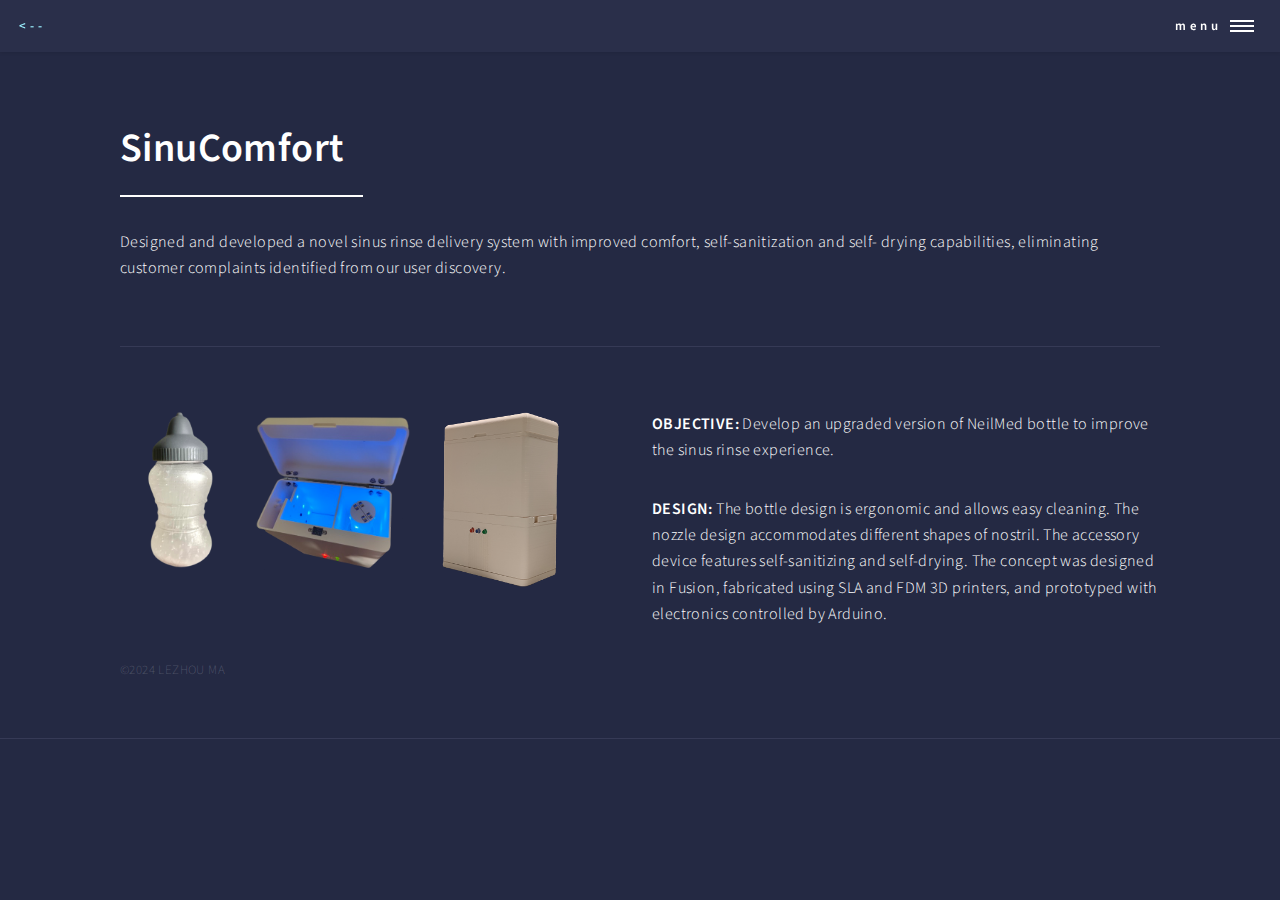
<file: sinucomfort.html>
<!DOCTYPE HTML>
<!--
	Forty by HTML5 UP
	html5up.net | @ajlkn
	Free for personal and commercial use under the CCA 3.0 license (html5up.net/license)
-->
<html>
	<head>
		<title>SinuComfort</title>
		<meta charset="utf-8" />
		<meta name="viewport" content="width=device-width, initial-scale=1, user-scalable=no" />
		<link rel="stylesheet" href="assets/css/main.css" />
		<noscript><link rel="stylesheet" href="assets/css/noscript.css" /></noscript>
	</head>
	<body class="is-preload">

		<!-- Wrapper -->
			<div id="wrapper">

				<!-- Header -->
					<header id="header">
						<a href="index.html" class="logo"><span><--</span></a>
						<nav>
							<a href="#menu">menu</a>
						</nav>
					</header>

				<!-- Menu -->
					<nav id="menu">
						<ul class="links">
							<li><a href="index.html">home</a></li>
							<li><a href="about.html">about</a></li>
							<li><a href="projects.html">projects</a></li>
						</ul>

					</nav>

				<!-- Main -->
					<div id="main" class="alt">

						<!-- One -->
							<section id="one">
								<div class="inner">
									<header class="major">
										<h1>SinuComfort</h1>
									</header>
									<p>Designed and developed a novel sinus rinse delivery system with improved comfort, self-sanitization and self- drying capabilities, eliminating customer complaints identified from our user discovery.</p>
								</div>
							</section>


							<div class="inner">
								<div class="row gtr-100">
								<div class="col-6 col-12-medium">
									<div class="box alt">
										<div class="row gtr-50 gtr-uniform">
											<div class="col-3"><span class="image fit"><img src="images/sn/bottle.png" alt="" /></span></div>
											<div class="col-4"><span class="image fit"><img src="images/sn/open.png" alt="" /></span></div>
											<div class="col-4"><span class="image fit"><img src="images/sn/box.png" alt="" /></span></div>
										</div>
									</div>
								</div>
								<div class="col-6 col-12-medium">
									<p><strong>OBJECTIVE: </strong> Develop an upgraded version of NeilMed bottle to improve the sinus rinse experience.</p>
									<p><strong>DESIGN: </strong> The bottle design is ergonomic and allows easy cleaning. The nozzle design accommodates different shapes of nostril. The accessory device features self-sanitizing and self-drying. The concept was designed in Fusion, fabricated using SLA and FDM 3D printers, and prototyped with electronics controlled by Arduino.</p>
				</div>
			
				</div>
					<!-- Footer -->
					<footer id="footer">
						<div class="inner">
							<ul class="copyright">
								<li>&copy;2024 LEZHOU MA</li>
							</ul>
						</div>
					</footer>
		<!-- Scripts -->
			<script src="assets/js/jquery.min.js"></script>
			<script src="assets/js/jquery.scrolly.min.js"></script>
			<script src="assets/js/jquery.scrollex.min.js"></script>
			<script src="assets/js/browser.min.js"></script>
			<script src="assets/js/breakpoints.min.js"></script>
			<script src="assets/js/util.js"></script>
			<script src="assets/js/main.js"></script>

	</body>
</html>
</file>
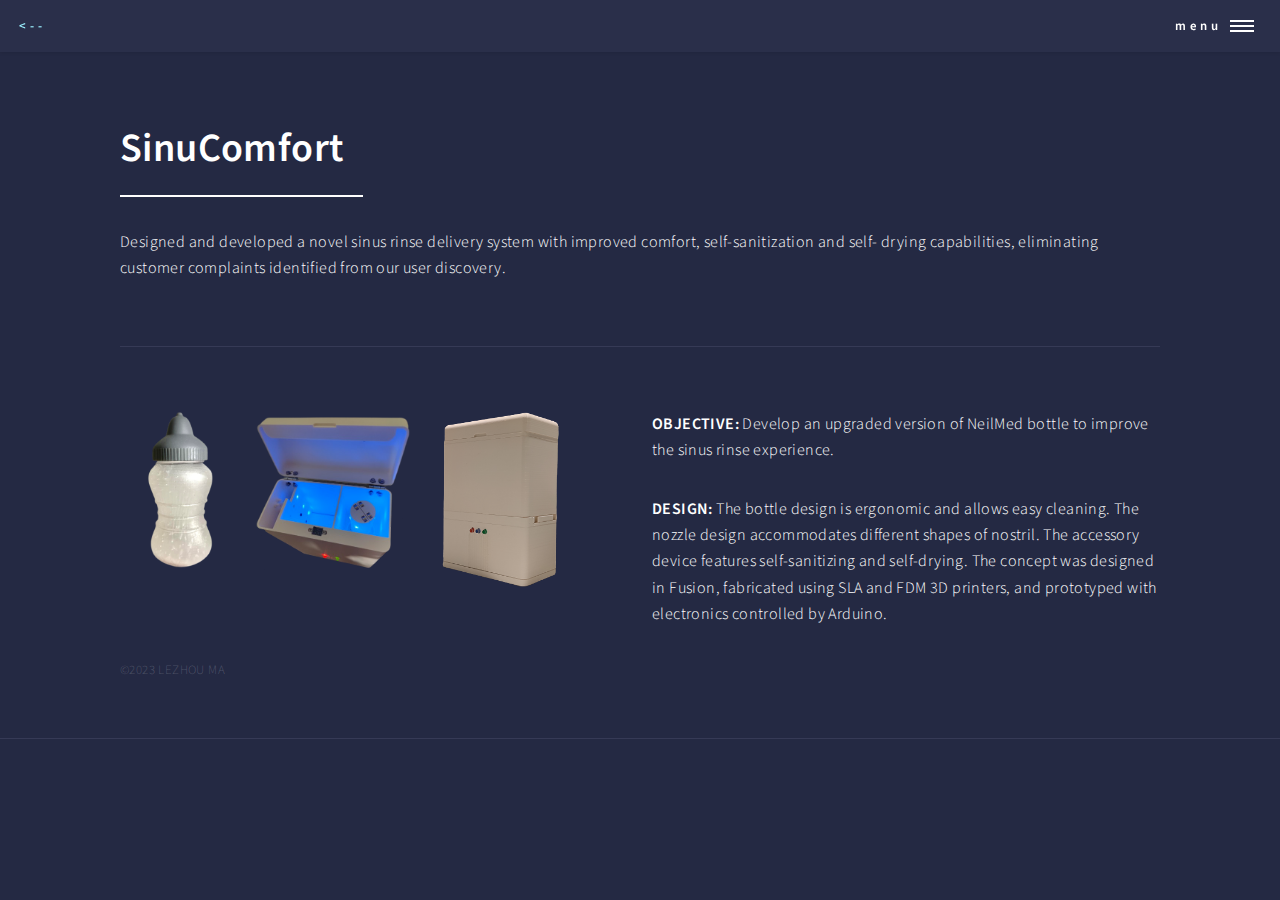
<file: sn.html>
<!DOCTYPE HTML>
<!--
	Forty by HTML5 UP
	html5up.net | @ajlkn
	Free for personal and commercial use under the CCA 3.0 license (html5up.net/license)
-->
<html>
	<head>
		<title>SinuComfort</title>
		<meta charset="utf-8" />
		<meta name="viewport" content="width=device-width, initial-scale=1, user-scalable=no" />
		<link rel="stylesheet" href="assets/css/main.css" />
		<noscript><link rel="stylesheet" href="assets/css/noscript.css" /></noscript>
	</head>
	<body class="is-preload">

		<!-- Wrapper -->
			<div id="wrapper">

				<!-- Header -->
					<header id="header">
						<a href="index.html" class="logo"><span><--</span></a>
						<nav>
							<a href="#menu">menu</a>
						</nav>
					</header>

				<!-- Menu -->
					<nav id="menu">
						<ul class="links">
							<li><a href="index.html">home</a></li>
							<li><a href="about.html">about</a></li>
							<li><a href="projects.html">projects</a></li>
						</ul>

					</nav>

				<!-- Main -->
					<div id="main" class="alt">

						<!-- One -->
							<section id="one">
								<div class="inner">
									<header class="major">
										<h1>SinuComfort</h1>
									</header>
									<p>Designed and developed a novel sinus rinse delivery system with improved comfort, self-sanitization and self- drying capabilities, eliminating customer complaints identified from our user discovery.</p>
								</div>
							</section>


							<div class="inner">
								<div class="row gtr-100">
								<div class="col-6 col-12-medium">
									<div class="box alt">
										<div class="row gtr-50 gtr-uniform">
											<div class="col-3"><span class="image fit"><img src="images/sn/bottle.png" alt="" /></span></div>
											<div class="col-4"><span class="image fit"><img src="images/sn/open.png" alt="" /></span></div>
											<div class="col-4"><span class="image fit"><img src="images/sn/box.png" alt="" /></span></div>
										</div>
									</div>
								</div>
								<div class="col-6 col-12-medium">
									<p><strong>OBJECTIVE: </strong> Develop an upgraded version of NeilMed bottle to improve the sinus rinse experience.</p>
									<p><strong>DESIGN: </strong> The bottle design is ergonomic and allows easy cleaning. The nozzle design accommodates different shapes of nostril. The accessory device features self-sanitizing and self-drying. The concept was designed in Fusion, fabricated using SLA and FDM 3D printers, and prototyped with electronics controlled by Arduino.</p>
				</div>
			
				</div>
					<!-- Footer -->
					<footer id="footer">
						<div class="inner">
							<ul class="copyright">
								<li>&copy;2023 LEZHOU MA</li>
							</ul>
						</div>
					</footer>
		<!-- Scripts -->
			<script src="assets/js/jquery.min.js"></script>
			<script src="assets/js/jquery.scrolly.min.js"></script>
			<script src="assets/js/jquery.scrollex.min.js"></script>
			<script src="assets/js/browser.min.js"></script>
			<script src="assets/js/breakpoints.min.js"></script>
			<script src="assets/js/util.js"></script>
			<script src="assets/js/main.js"></script>

	</body>
</html>
</file>
<file: assets/css/noscript.css>
/* Banner */

	body.is-preload #banner:after {
		opacity: 0.85;
	}

	body.is-preload #banner > .inner {
		-moz-filter: none;
		-webkit-filter: none;
		-ms-filter: none;
		filter: none;
		-moz-transform: none;
		-webkit-transform: none;
		-ms-transform: none;
		transform: none;
		opacity: 1;
	}
</file>
<file: assets/css/main.css>
@import url(fontawesome-all.min.css);
@import url("https://fonts.googleapis.com/css?family=Source+Sans+Pro:300,300italic,600,600italic");

/*
	Forty by HTML5 UP
	html5up.net | @ajlkn
	Free for personal and commercial use under the CCA 3.0 license (html5up.net/license)
*/

html, body, div, span, applet, object,
iframe, h1, h2, h3, h4, h5, h6, p, blockquote,
pre, a, abbr, acronym, address, big, cite,
code, del, dfn, em, img, ins, kbd, q, s, samp,
small, strike, strong, sub, sup, tt, var, b,
u, i, center, dl, dt, dd, ol, ul, li, fieldset,
form, label, legend, table, caption, tbody,
tfoot, thead, tr, th, td, article, aside,
canvas, details, embed, figure, figcaption,
footer, header, hgroup, menu, nav, output, ruby,
section, summary, time, mark, audio, video {
	margin: 0;
	padding: 0;
	border: 0;
	font-size: 100%;
	font: inherit;
	vertical-align: baseline;}

article, aside, details, figcaption, figure,
footer, header, hgroup, menu, nav, section {
	display: block;}

body {
	line-height: 1;
}

ol, ul {
	list-style: none;
}

blockquote, q {
	quotes: none;
}

	blockquote:before, blockquote:after, q:before, q:after {
		content: '';
		content: none;
	}

table {
	border-collapse: collapse;
	border-spacing: 0;
}

body {
	-webkit-text-size-adjust: none;
}

mark {
	background-color: transparent;
	color: inherit;
}

input::-moz-focus-inner {
	border: 0;
	padding: 0;
}

input, select, textarea {
	-moz-appearance: none;
	-webkit-appearance: none;
	-ms-appearance: none;
	appearance: none;
}


figure figcaption {
	font-size: 10pt;
    text-align: center;
}

/* Basic */

	@-ms-viewport {
		width: device-width;
	}

	body {
		-ms-overflow-style: scrollbar;
	}

	@media screen and (max-width: 480px) {

		html, body {
			min-width: 320px;
		}

	}

	html {
		box-sizing: border-box;
	}

	*, *:before, *:after {
		box-sizing: inherit;
	}

	body {
		background: #242943;
	}

		body.is-preload *, body.is-preload *:before, body.is-preload *:after {
			-moz-animation: none !important;
			-webkit-animation: none !important;
			-ms-animation: none !important;
			animation: none !important;
			-moz-transition: none !important;
			-webkit-transition: none !important;
			-ms-transition: none !important;
			transition: none !important;
		}

/* Type */

	body, input, select, textarea {
		color: #ffffff;
		font-family: "Source Sans Pro", Helvetica, sans-serif;
		font-size: 17pt;
		font-weight: 300;
		letter-spacing: 0.025em;
		line-height: 1.65;
	}

		@media screen and (max-width: 1680px) {

			body, input, select, textarea {
				font-size: 14pt;
			}

		}

		@media screen and (max-width: 1280px) {

			body, input, select, textarea {
				font-size: 12pt;
			}

		}

		@media screen and (max-width: 360px) {

			body, input, select, textarea {
				font-size: 11pt;
			}

		}

	a {
		-moz-transition: color 0.2s ease-in-out, border-bottom-color 0.2s ease-in-out;
		-webkit-transition: color 0.2s ease-in-out, border-bottom-color 0.2s ease-in-out;
		-ms-transition: color 0.2s ease-in-out, border-bottom-color 0.2s ease-in-out;
		transition: color 0.2s ease-in-out, border-bottom-color 0.2s ease-in-out;
		border-bottom: dotted 1px;
		color: inherit;
		text-decoration: none;
	}

		a:hover {
			border-bottom-color: transparent;
			color: #9bf1ff !important;
		}

		a:active {
			color: #53e3fb !important;
		}

	strong, b {
		color: #ffffff;
		font-weight: 600;
	}

	em, i {
		font-style: italic;
	}

	p {
		margin: 0 0 2em 0;
	}

	h1, h2, h3, h4, h5, h6 {
		color: #ffffff;
		font-weight: 600;
		line-height: 1.65;
		margin: 0 0 1em 0;
	}

		h1 a, h2 a, h3 a, h4 a, h5 a, h6 a {
			color: inherit;
			border-bottom: 0;
		}

	h1 {
		font-size: 2.5em;
	}

	h2 {
		font-size: 1.75em;
	}

	h3 {
		font-size: 1.35em;
	}

	h4 {
		font-size: 1.1em;
	}

	h5 {
		font-size: 0.9em;
	}

	h6 {
		font-size: 0.7em;
	}

	@media screen and (max-width: 736px) {

		h1 {
			font-size: 2em;
		}

		h2 {
			font-size: 1.5em;
		}

		h3 {
			font-size: 1.25em;
		}

	}

	sub {
		font-size: 0.8em;
		position: relative;
		top: 0.5em;
	}

	sup {
		font-size: 0.8em;
		position: relative;
		top: -0.5em;
	}

	blockquote {
		border-left: solid 4px rgba(212, 212, 255, 0.1);
		font-style: italic;
		margin: 0 0 2em 0;
		padding: 0.5em 0 0.5em 2em;
	}

	code {
		background: rgba(212, 212, 255, 0.035);
		font-family: "Courier New", monospace;
		font-size: 0.9em;
		margin: 0 0.25em;
		padding: 0.25em 0.65em;
	}

	pre {
		-webkit-overflow-scrolling: touch;
		font-family: "Courier New", monospace;
		font-size: 0.9em;
		margin: 0 0 2em 0;
	}

		pre code {
			display: block;
			line-height: 1.75;
			padding: 1em 1.5em;
			overflow-x: auto;
		}

	hr {
		border: 0;
		border-bottom: solid 1px rgba(212, 212, 255, 0.1);
		margin: 2em 0;
	}

		hr.major {
			margin: 3em 0;
		}

	.align-left {
		text-align: left;
	}

	.align-center {
		text-align: center;
	}

	.align-right {
		text-align: right;
	}

/* Row */

	.row {
		display: flex;
		flex-wrap: wrap;
		box-sizing: border-box;
		align-items: stretch;
	}

		.row > * {
			box-sizing: border-box;
		}

		.row.gtr-uniform > * > :last-child {
			margin-bottom: 0;
		}

		.row.aln-left {
			justify-content: flex-start;
		}

		.row.aln-center {
			justify-content: center;
		}

		.row.aln-right {
			justify-content: flex-end;
		}

		.row.aln-top {
			align-items: flex-start;
		}

		.row.aln-middle {
			align-items: center;
		}

		.row.aln-bottom {
			align-items: flex-end;
		}

		.row > .imp {
			order: -1;
		}

		.row > .col-1 {
			width: 8.33333%;
		}

		.row > .off-1 {
			margin-left: 8.33333%;
		}

		.row > .col-2 {
			width: 16.66667%;
		}

		.row > .off-2 {
			margin-left: 16.66667%;
		}

		.row > .col-3 {
			width: 25%;
		}

		.row > .off-3 {
			margin-left: 25%;
		}

		.row > .col-4 {
			width: 33.33333%;
		}

		.row > .off-4 {
			margin-left: 33.33333%;
		}

		.row > .col-5 {
			width: 41.66667%;
		}

		.row > .off-5 {
			margin-left: 41.66667%;
		}

		.row > .col-6 {
			width: 50%;
		}

		.row > .off-6 {
			margin-left: 50%;
		}

		.row > .col-7 {
			width: 58.33333%;
		}

		.row > .off-7 {
			margin-left: 58.33333%;
		}

		.row > .col-8 {
			width: 66.66667%;
		}

		.row > .off-8 {
			margin-left: 66.66667%;
		}

		.row > .col-9 {
			width: 75%;
		}

		.row > .off-9 {
			margin-left: 75%;
		}

		.row > .col-10 {
			width: 83.33333%;
		}

		.row > .off-10 {
			margin-left: 83.33333%;
		}

		.row > .col-11 {
			width: 91.66667%;
		}

		.row > .off-11 {
			margin-left: 91.66667%;
		}

		.row > .col-12 {
			width: 100%;
		}

		.row > .off-12 {
			margin-left: 100%;
		}

		.row.gtr-0 {
			margin-top: 0;
			margin-left: 0em;
		}

			.row.gtr-0 > * {
				padding: 0 0 0 0em;
			}

			.row.gtr-0.gtr-uniform {
				margin-top: 0em;
			}

				.row.gtr-0.gtr-uniform > * {
					padding-top: 0em;
				}

		.row.gtr-25 {
			margin-top: 0;
			margin-left: -0.5em;
		}

			.row.gtr-25 > * {
				padding: 0 0 0 0.5em;
			}

			.row.gtr-25.gtr-uniform {
				margin-top: -0.5em;
			}

				.row.gtr-25.gtr-uniform > * {
					padding-top: 0.5em;
				}

		.row.gtr-50 {
			margin-top: 0;
			margin-left: -1em;
		}

			.row.gtr-50 > * {
				padding: 0 0 0 1em;
			}

			.row.gtr-50.gtr-uniform {
				margin-top: -1em;
			}

				.row.gtr-50.gtr-uniform > * {
					padding-top: 1em;
				}

		.row {
			margin-top: 0;
			margin-left: -2em;
		}

			.row > * {
				padding: 0 0 0 2em;
			}

			.row.gtr-uniform {
				margin-top: -2em;
			}

				.row.gtr-uniform > * {
					padding-top: 2em;
				}

		.row.gtr-150 {
			margin-top: 0;
			margin-left: -3em;
		}

			.row.gtr-150 > * {
				padding: 0 0 0 3em;
			}

			.row.gtr-150.gtr-uniform {
				margin-top: -3em;
			}

				.row.gtr-150.gtr-uniform > * {
					padding-top: 3em;
				}

		.row.gtr-200 {
			margin-top: 0;
			margin-left: -4em;
		}

			.row.gtr-200 > * {
				padding: 0 0 0 4em;
			}

			.row.gtr-200.gtr-uniform {
				margin-top: -4em;
			}

				.row.gtr-200.gtr-uniform > * {
					padding-top: 4em;
				}

		@media screen and (max-width: 1680px) {

			.row {
				display: flex;
				flex-wrap: wrap;
				box-sizing: border-box;
				align-items: stretch;
			}

				.row > * {
					box-sizing: border-box;
				}

				.row.gtr-uniform > * > :last-child {
					margin-bottom: 0;
				}

				.row.aln-left {
					justify-content: flex-start;
				}

				.row.aln-center {
					justify-content: center;
				}

				.row.aln-right {
					justify-content: flex-end;
				}

				.row.aln-top {
					align-items: flex-start;
				}

				.row.aln-middle {
					align-items: center;
				}

				.row.aln-bottom {
					align-items: flex-end;
				}

				.row > .imp-xlarge {
					order: -1;
				}

				.row > .col-1-xlarge {
					width: 8.33333%;
				}

				.row > .off-1-xlarge {
					margin-left: 8.33333%;
				}

				.row > .col-2-xlarge {
					width: 16.66667%;
				}

				.row > .off-2-xlarge {
					margin-left: 16.66667%;
				}

				.row > .col-3-xlarge {
					width: 25%;
				}

				.row > .off-3-xlarge {
					margin-left: 25%;
				}

				.row > .col-4-xlarge {
					width: 33.33333%;
				}

				.row > .off-4-xlarge {
					margin-left: 33.33333%;
				}

				.row > .col-5-xlarge {
					width: 41.66667%;
				}

				.row > .off-5-xlarge {
					margin-left: 41.66667%;
				}

				.row > .col-6-xlarge {
					width: 50%;
				}

				.row > .off-6-xlarge {
					margin-left: 50%;
				}

				.row > .col-7-xlarge {
					width: 58.33333%;
				}

				.row > .off-7-xlarge {
					margin-left: 58.33333%;
				}

				.row > .col-8-xlarge {
					width: 66.66667%;
				}

				.row > .off-8-xlarge {
					margin-left: 66.66667%;
				}

				.row > .col-9-xlarge {
					width: 75%;
				}

				.row > .off-9-xlarge {
					margin-left: 75%;
				}

				.row > .col-10-xlarge {
					width: 83.33333%;
				}

				.row > .off-10-xlarge {
					margin-left: 83.33333%;
				}

				.row > .col-11-xlarge {
					width: 91.66667%;
				}

				.row > .off-11-xlarge {
					margin-left: 91.66667%;
				}

				.row > .col-12-xlarge {
					width: 100%;
				}

				.row > .off-12-xlarge {
					margin-left: 100%;
				}

				.row.gtr-0 {
					margin-top: 0;
					margin-left: 0em;
				}

					.row.gtr-0 > * {
						padding: 0 0 0 0em;
					}

					.row.gtr-0.gtr-uniform {
						margin-top: 0em;
					}

						.row.gtr-0.gtr-uniform > * {
							padding-top: 0em;
						}

				.row.gtr-25 {
					margin-top: 0;
					margin-left: -0.5em;
				}

					.row.gtr-25 > * {
						padding: 0 0 0 0.5em;
					}

					.row.gtr-25.gtr-uniform {
						margin-top: -0.5em;
					}

						.row.gtr-25.gtr-uniform > * {
							padding-top: 0.5em;
						}

				.row.gtr-50 {
					margin-top: 0;
					margin-left: -1em;
				}

					.row.gtr-50 > * {
						padding: 0 0 0 1em;
					}

					.row.gtr-50.gtr-uniform {
						margin-top: -1em;
					}

						.row.gtr-50.gtr-uniform > * {
							padding-top: 1em;
						}

				.row {
					margin-top: 0;
					margin-left: -2em;
				}

					.row > * {
						padding: 0 0 0 2em;
					}

					.row.gtr-uniform {
						margin-top: -2em;
					}

						.row.gtr-uniform > * {
							padding-top: 2em;
						}

				.row.gtr-150 {
					margin-top: 0;
					margin-left: -3em;
				}

					.row.gtr-150 > * {
						padding: 0 0 0 3em;
					}

					.row.gtr-150.gtr-uniform {
						margin-top: -3em;
					}

						.row.gtr-150.gtr-uniform > * {
							padding-top: 3em;
						}

				.row.gtr-200 {
					margin-top: 0;
					margin-left: -4em;
				}

					.row.gtr-200 > * {
						padding: 0 0 0 4em;
					}

					.row.gtr-200.gtr-uniform {
						margin-top: -4em;
					}

						.row.gtr-200.gtr-uniform > * {
							padding-top: 4em;
						}

		}

		@media screen and (max-width: 1280px) {

			.row {
				display: flex;
				flex-wrap: wrap;
				box-sizing: border-box;
				align-items: stretch;
			}

				.row > * {
					box-sizing: border-box;
				}

				.row.gtr-uniform > * > :last-child {
					margin-bottom: 0;
				}

				.row.aln-left {
					justify-content: flex-start;
				}

				.row.aln-center {
					justify-content: center;
				}

				.row.aln-right {
					justify-content: flex-end;
				}

				.row.aln-top {
					align-items: flex-start;
				}

				.row.aln-middle {
					align-items: center;
				}

				.row.aln-bottom {
					align-items: flex-end;
				}

				.row > .imp-large {
					order: -1;
				}

				.row > .col-1-large {
					width: 8.33333%;
				}

				.row > .off-1-large {
					margin-left: 8.33333%;
				}

				.row > .col-2-large {
					width: 16.66667%;
				}

				.row > .off-2-large {
					margin-left: 16.66667%;
				}

				.row > .col-3-large {
					width: 25%;
				}

				.row > .off-3-large {
					margin-left: 25%;
				}

				.row > .col-4-large {
					width: 33.33333%;
				}

				.row > .off-4-large {
					margin-left: 33.33333%;
				}

				.row > .col-5-large {
					width: 41.66667%;
				}

				.row > .off-5-large {
					margin-left: 41.66667%;
				}

				.row > .col-6-large {
					width: 50%;
				}

				.row > .off-6-large {
					margin-left: 50%;
				}

				.row > .col-7-large {
					width: 58.33333%;
				}

				.row > .off-7-large {
					margin-left: 58.33333%;
				}

				.row > .col-8-large {
					width: 66.66667%;
				}

				.row > .off-8-large {
					margin-left: 66.66667%;
				}

				.row > .col-9-large {
					width: 75%;
				}

				.row > .off-9-large {
					margin-left: 75%;
				}

				.row > .col-10-large {
					width: 83.33333%;
				}

				.row > .off-10-large {
					margin-left: 83.33333%;
				}

				.row > .col-11-large {
					width: 91.66667%;
				}

				.row > .off-11-large {
					margin-left: 91.66667%;
				}

				.row > .col-12-large {
					width: 100%;
				}

				.row > .off-12-large {
					margin-left: 100%;
				}

				.row.gtr-0 {
					margin-top: 0;
					margin-left: 0em;
				}

					.row.gtr-0 > * {
						padding: 0 0 0 0em;
					}

					.row.gtr-0.gtr-uniform {
						margin-top: 0em;
					}

						.row.gtr-0.gtr-uniform > * {
							padding-top: 0em;
						}

				.row.gtr-25 {
					margin-top: 0;
					margin-left: -0.375em;
				}

					.row.gtr-25 > * {
						padding: 0 0 0 0.375em;
					}

					.row.gtr-25.gtr-uniform {
						margin-top: -0.375em;
					}

						.row.gtr-25.gtr-uniform > * {
							padding-top: 0.375em;
						}

				.row.gtr-50 {
					margin-top: 0;
					margin-left: -0.75em;
				}

					.row.gtr-50 > * {
						padding: 0 0 0 0.75em;
					}

					.row.gtr-50.gtr-uniform {
						margin-top: -0.75em;
					}

						.row.gtr-50.gtr-uniform > * {
							padding-top: 0.75em;
						}

				.row {
					margin-top: 0;
					margin-left: -1.5em;
				}

					.row > * {
						padding: 0 0 0 1.5em;
					}

					.row.gtr-uniform {
						margin-top: -1.5em;
					}

						.row.gtr-uniform > * {
							padding-top: 1.5em;
						}

				.row.gtr-150 {
					margin-top: 0;
					margin-left: -2.25em;
				}

					.row.gtr-150 > * {
						padding: 0 0 0 2.25em;
					}

					.row.gtr-150.gtr-uniform {
						margin-top: -2.25em;
					}

						.row.gtr-150.gtr-uniform > * {
							padding-top: 2.25em;
						}

				.row.gtr-200 {
					margin-top: 0;
					margin-left: -3em;
				}

					.row.gtr-200 > * {
						padding: 0 0 0 3em;
					}

					.row.gtr-200.gtr-uniform {
						margin-top: -3em;
					}

						.row.gtr-200.gtr-uniform > * {
							padding-top: 3em;
						}

		}

		@media screen and (max-width: 980px) {

			.row {
				display: flex;
				flex-wrap: wrap;
				box-sizing: border-box;
				align-items: stretch;
			}

				.row > * {
					box-sizing: border-box;
				}

				.row.gtr-uniform > * > :last-child {
					margin-bottom: 0;
				}

				.row.aln-left {
					justify-content: flex-start;
				}

				.row.aln-center {
					justify-content: center;
				}

				.row.aln-right {
					justify-content: flex-end;
				}

				.row.aln-top {
					align-items: flex-start;
				}

				.row.aln-middle {
					align-items: center;
				}

				.row.aln-bottom {
					align-items: flex-end;
				}

				.row > .imp-medium {
					order: -1;
				}

				.row > .col-1-medium {
					width: 8.33333%;
				}

				.row > .off-1-medium {
					margin-left: 8.33333%;
				}

				.row > .col-2-medium {
					width: 16.66667%;
				}

				.row > .off-2-medium {
					margin-left: 16.66667%;
				}

				.row > .col-3-medium {
					width: 25%;
				}

				.row > .off-3-medium {
					margin-left: 25%;
				}

				.row > .col-4-medium {
					width: 33.33333%;
				}

				.row > .off-4-medium {
					margin-left: 33.33333%;
				}

				.row > .col-5-medium {
					width: 41.66667%;
				}

				.row > .off-5-medium {
					margin-left: 41.66667%;
				}

				.row > .col-6-medium {
					width: 50%;
				}

				.row > .off-6-medium {
					margin-left: 50%;
				}

				.row > .col-7-medium {
					width: 58.33333%;
				}

				.row > .off-7-medium {
					margin-left: 58.33333%;
				}

				.row > .col-8-medium {
					width: 66.66667%;
				}

				.row > .off-8-medium {
					margin-left: 66.66667%;
				}

				.row > .col-9-medium {
					width: 75%;
				}

				.row > .off-9-medium {
					margin-left: 75%;
				}

				.row > .col-10-medium {
					width: 83.33333%;
				}

				.row > .off-10-medium {
					margin-left: 83.33333%;
				}

				.row > .col-11-medium {
					width: 91.66667%;
				}

				.row > .off-11-medium {
					margin-left: 91.66667%;
				}

				.row > .col-12-medium {
					width: 100%;
				}

				.row > .off-12-medium {
					margin-left: 100%;
				}

				.row.gtr-0 {
					margin-top: 0;
					margin-left: 0em;
				}

					.row.gtr-0 > * {
						padding: 0 0 0 0em;
					}

					.row.gtr-0.gtr-uniform {
						margin-top: 0em;
					}

						.row.gtr-0.gtr-uniform > * {
							padding-top: 0em;
						}

				.row.gtr-25 {
					margin-top: 0;
					margin-left: -0.375em;
				}

					.row.gtr-25 > * {
						padding: 0 0 0 0.375em;
					}

					.row.gtr-25.gtr-uniform {
						margin-top: -0.375em;
					}

						.row.gtr-25.gtr-uniform > * {
							padding-top: 0.375em;
						}

				.row.gtr-50 {
					margin-top: 0;
					margin-left: -0.75em;
				}

					.row.gtr-50 > * {
						padding: 0 0 0 0.75em;
					}

					.row.gtr-50.gtr-uniform {
						margin-top: -0.75em;
					}

						.row.gtr-50.gtr-uniform > * {
							padding-top: 0.75em;
						}

				.row {
					margin-top: 0;
					margin-left: -1.5em;
				}

					.row > * {
						padding: 0 0 0 1.5em;
					}

					.row.gtr-uniform {
						margin-top: -1.5em;
					}

						.row.gtr-uniform > * {
							padding-top: 1.5em;
						}

				.row.gtr-150 {
					margin-top: 0;
					margin-left: -2.25em;
				}

					.row.gtr-150 > * {
						padding: 0 0 0 2.25em;
					}

					.row.gtr-150.gtr-uniform {
						margin-top: -2.25em;
					}

						.row.gtr-150.gtr-uniform > * {
							padding-top: 2.25em;
						}

				.row.gtr-200 {
					margin-top: 0;
					margin-left: -3em;
				}

					.row.gtr-200 > * {
						padding: 0 0 0 3em;
					}

					.row.gtr-200.gtr-uniform {
						margin-top: -3em;
					}

						.row.gtr-200.gtr-uniform > * {
							padding-top: 3em;
						}

		}

		@media screen and (max-width: 736px) {

			.row {
				display: flex;
				flex-wrap: wrap;
				box-sizing: border-box;
				align-items: stretch;
			}

				.row > * {
					box-sizing: border-box;
				}

				.row.gtr-uniform > * > :last-child {
					margin-bottom: 0;
				}

				.row.aln-left {
					justify-content: flex-start;
				}

				.row.aln-center {
					justify-content: center;
				}

				.row.aln-right {
					justify-content: flex-end;
				}

				.row.aln-top {
					align-items: flex-start;
				}

				.row.aln-middle {
					align-items: center;
				}

				.row.aln-bottom {
					align-items: flex-end;
				}

				.row > .imp-small {
					order: -1;
				}

				.row > .col-1-small {
					width: 8.33333%;
				}

				.row > .off-1-small {
					margin-left: 8.33333%;
				}

				.row > .col-2-small {
					width: 16.66667%;
				}

				.row > .off-2-small {
					margin-left: 16.66667%;
				}

				.row > .col-3-small {
					width: 25%;
				}

				.row > .off-3-small {
					margin-left: 25%;
				}

				.row > .col-4-small {
					width: 33.33333%;
				}

				.row > .off-4-small {
					margin-left: 33.33333%;
				}

				.row > .col-5-small {
					width: 41.66667%;
				}

				.row > .off-5-small {
					margin-left: 41.66667%;
				}

				.row > .col-6-small {
					width: 50%;
				}

				.row > .off-6-small {
					margin-left: 50%;
				}

				.row > .col-7-small {
					width: 58.33333%;
				}

				.row > .off-7-small {
					margin-left: 58.33333%;
				}

				.row > .col-8-small {
					width: 66.66667%;
				}

				.row > .off-8-small {
					margin-left: 66.66667%;
				}

				.row > .col-9-small {
					width: 75%;
				}

				.row > .off-9-small {
					margin-left: 75%;
				}

				.row > .col-10-small {
					width: 83.33333%;
				}

				.row > .off-10-small {
					margin-left: 83.33333%;
				}

				.row > .col-11-small {
					width: 91.66667%;
				}

				.row > .off-11-small {
					margin-left: 91.66667%;
				}

				.row > .col-12-small {
					width: 100%;
				}

				.row > .off-12-small {
					margin-left: 100%;
				}

				.row.gtr-0 {
					margin-top: 0;
					margin-left: 0em;
				}

					.row.gtr-0 > * {
						padding: 0 0 0 0em;
					}

					.row.gtr-0.gtr-uniform {
						margin-top: 0em;
					}

						.row.gtr-0.gtr-uniform > * {
							padding-top: 0em;
						}

				.row.gtr-25 {
					margin-top: 0;
					margin-left: -0.3125em;
				}

					.row.gtr-25 > * {
						padding: 0 0 0 0.3125em;
					}

					.row.gtr-25.gtr-uniform {
						margin-top: -0.3125em;
					}

						.row.gtr-25.gtr-uniform > * {
							padding-top: 0.3125em;
						}

				.row.gtr-50 {
					margin-top: 0;
					margin-left: -0.625em;
				}

					.row.gtr-50 > * {
						padding: 0 0 0 0.625em;
					}

					.row.gtr-50.gtr-uniform {
						margin-top: -0.625em;
					}

						.row.gtr-50.gtr-uniform > * {
							padding-top: 0.625em;
						}

				.row {
					margin-top: 0;
					margin-left: -1.25em;
				}

					.row > * {
						padding: 0 0 0 1.25em;
					}

					.row.gtr-uniform {
						margin-top: -1.25em;
					}

						.row.gtr-uniform > * {
							padding-top: 1.25em;
						}

				.row.gtr-150 {
					margin-top: 0;
					margin-left: -1.875em;
				}

					.row.gtr-150 > * {
						padding: 0 0 0 1.875em;
					}

					.row.gtr-150.gtr-uniform {
						margin-top: -1.875em;
					}

						.row.gtr-150.gtr-uniform > * {
							padding-top: 1.875em;
						}

				.row.gtr-200 {
					margin-top: 0;
					margin-left: -2.5em;
				}

					.row.gtr-200 > * {
						padding: 0 0 0 2.5em;
					}

					.row.gtr-200.gtr-uniform {
						margin-top: -2.5em;
					}

						.row.gtr-200.gtr-uniform > * {
							padding-top: 2.5em;
						}

		}

		@media screen and (max-width: 480px) {

			.row {
				display: flex;
				flex-wrap: wrap;
				box-sizing: border-box;
				align-items: stretch;
			}

				.row > * {
					box-sizing: border-box;
				}

				.row.gtr-uniform > * > :last-child {
					margin-bottom: 0;
				}

				.row.aln-left {
					justify-content: flex-start;
				}

				.row.aln-center {
					justify-content: center;
				}

				.row.aln-right {
					justify-content: flex-end;
				}

				.row.aln-top {
					align-items: flex-start;
				}

				.row.aln-middle {
					align-items: center;
				}

				.row.aln-bottom {
					align-items: flex-end;
				}

				.row > .imp-xsmall {
					order: -1;
				}

				.row > .col-1-xsmall {
					width: 8.33333%;
				}

				.row > .off-1-xsmall {
					margin-left: 8.33333%;
				}

				.row > .col-2-xsmall {
					width: 16.66667%;
				}

				.row > .off-2-xsmall {
					margin-left: 16.66667%;
				}

				.row > .col-3-xsmall {
					width: 25%;
				}

				.row > .off-3-xsmall {
					margin-left: 25%;
				}

				.row > .col-4-xsmall {
					width: 33.33333%;
				}

				.row > .off-4-xsmall {
					margin-left: 33.33333%;
				}

				.row > .col-5-xsmall {
					width: 41.66667%;
				}

				.row > .off-5-xsmall {
					margin-left: 41.66667%;
				}

				.row > .col-6-xsmall {
					width: 50%;
				}

				.row > .off-6-xsmall {
					margin-left: 50%;
				}

				.row > .col-7-xsmall {
					width: 58.33333%;
				}

				.row > .off-7-xsmall {
					margin-left: 58.33333%;
				}

				.row > .col-8-xsmall {
					width: 66.66667%;
				}

				.row > .off-8-xsmall {
					margin-left: 66.66667%;
				}

				.row > .col-9-xsmall {
					width: 75%;
				}

				.row > .off-9-xsmall {
					margin-left: 75%;
				}

				.row > .col-10-xsmall {
					width: 83.33333%;
				}

				.row > .off-10-xsmall {
					margin-left: 83.33333%;
				}

				.row > .col-11-xsmall {
					width: 91.66667%;
				}

				.row > .off-11-xsmall {
					margin-left: 91.66667%;
				}

				.row > .col-12-xsmall {
					width: 100%;
				}

				.row > .off-12-xsmall {
					margin-left: 100%;
				}

				.row.gtr-0 {
					margin-top: 0;
					margin-left: 0em;
				}

					.row.gtr-0 > * {
						padding: 0 0 0 0em;
					}

					.row.gtr-0.gtr-uniform {
						margin-top: 0em;
					}

						.row.gtr-0.gtr-uniform > * {
							padding-top: 0em;
						}

				.row.gtr-25 {
					margin-top: 0;
					margin-left: -0.3125em;
				}

					.row.gtr-25 > * {
						padding: 0 0 0 0.3125em;
					}

					.row.gtr-25.gtr-uniform {
						margin-top: -0.3125em;
					}

						.row.gtr-25.gtr-uniform > * {
							padding-top: 0.3125em;
						}

				.row.gtr-50 {
					margin-top: 0;
					margin-left: -0.625em;
				}

					.row.gtr-50 > * {
						padding: 0 0 0 0.625em;
					}

					.row.gtr-50.gtr-uniform {
						margin-top: -0.625em;
					}

						.row.gtr-50.gtr-uniform > * {
							padding-top: 0.625em;
						}

				.row {
					margin-top: 0;
					margin-left: -1.25em;
				}

					.row > * {
						padding: 0 0 0 1.25em;
					}

					.row.gtr-uniform {
						margin-top: -1.25em;
					}

						.row.gtr-uniform > * {
							padding-top: 1.25em;
						}

				.row.gtr-150 {
					margin-top: 0;
					margin-left: -1.875em;
				}

					.row.gtr-150 > * {
						padding: 0 0 0 1.875em;
					}

					.row.gtr-150.gtr-uniform {
						margin-top: -1.875em;
					}

						.row.gtr-150.gtr-uniform > * {
							padding-top: 1.875em;
						}

				.row.gtr-200 {
					margin-top: 0;
					margin-left: -2.5em;
				}

					.row.gtr-200 > * {
						padding: 0 0 0 2.5em;
					}

					.row.gtr-200.gtr-uniform {
						margin-top: -2.5em;
					}

						.row.gtr-200.gtr-uniform > * {
							padding-top: 2.5em;
						}

		}

/* Section/Article */

	section.special, article.special {
		text-align: center;
	}

	header.major {
		width: -moz-max-content;
		width: -webkit-max-content;
		width: -ms-max-content;
		width: max-content;
		margin-bottom: 2em;
	}

		header.major > :first-child {
			margin-bottom: 0;
			width: calc(100% + 0.5em);
		}

			header.major > :first-child:after {
				content: '';
				background-color: #ffffff;
				display: block;
				height: 2px;
				margin: 0.325em 0 0.5em 0;
				width: 100%;
			}

		header.major > p {
			font-size: 0.8em;
			font-weight: 600;
			letter-spacing: 0.25em;
			margin-bottom: 0;
			text-transform: lowercase;
		}

		body.is-ie header.major > :first-child:after {
			max-width: 9em;
		}

		body.is-ie header.major > h1:after {
			max-width: 100% !important;
		}

	@media screen and (max-width: 736px) {

		header.major > p br {
			display: none;
		}

	}

/* Form */

	form {
		margin: 0 0 2em 0;
	}

		form > :last-child {
			margin-bottom: 0;
		}

		form > .fields {
			display: -moz-flex;
			display: -webkit-flex;
			display: -ms-flex;
			display: flex;
			-moz-flex-wrap: wrap;
			-webkit-flex-wrap: wrap;
			-ms-flex-wrap: wrap;
			flex-wrap: wrap;
			width: calc(100% + 3em);
			margin: -1.5em 0 2em -1.5em;
		}

			form > .fields > .field {
				-moz-flex-grow: 0;
				-webkit-flex-grow: 0;
				-ms-flex-grow: 0;
				flex-grow: 0;
				-moz-flex-shrink: 0;
				-webkit-flex-shrink: 0;
				-ms-flex-shrink: 0;
				flex-shrink: 0;
				padding: 1.5em 0 0 1.5em;
				width: calc(100% - 1.5em);
			}

				form > .fields > .field.half {
					width: calc(50% - 0.75em);
				}

				form > .fields > .field.third {
					width: calc(100%/3 - 0.5em);
				}

				form > .fields > .field.quarter {
					width: calc(25% - 0.375em);
				}

		@media screen and (max-width: 480px) {

			form > .fields {
				width: calc(100% + 3em);
				margin: -1.5em 0 2em -1.5em;
			}

				form > .fields > .field {
					padding: 1.5em 0 0 1.5em;
					width: calc(100% - 1.5em);
				}

					form > .fields > .field.half {
						width: calc(100% - 1.5em);
					}

					form > .fields > .field.third {
						width: calc(100% - 1.5em);
					}

					form > .fields > .field.quarter {
						width: calc(100% - 1.5em);
					}

		}

	label {
		color: #ffffff;
		display: block;
		font-size: 0.8em;
		font-weight: 600;
		letter-spacing: 0.25em;
		margin: 0 0 1em 0;
		text-transform: uppercase;
	}

	input[type="text"],
	input[type="password"],
	input[type="email"],
	input[type="tel"],
	input[type="search"],
	input[type="url"],
	select,
	textarea {
		-moz-appearance: none;
		-webkit-appearance: none;
		-ms-appearance: none;
		appearance: none;
		background: rgba(212, 212, 255, 0.035);
		border: none;
		border-radius: 0;
		color: inherit;
		display: block;
		outline: 0;
		padding: 0 1em;
		text-decoration: none;
		width: 100%;
	}

		input[type="text"]:invalid,
		input[type="password"]:invalid,
		input[type="email"]:invalid,
		input[type="tel"]:invalid,
		input[type="search"]:invalid,
		input[type="url"]:invalid,
		select:invalid,
		textarea:invalid {
			box-shadow: none;
		}

		input[type="text"]:focus,
		input[type="password"]:focus,
		input[type="email"]:focus,
		input[type="tel"]:focus,
		input[type="search"]:focus,
		input[type="url"]:focus,
		select:focus,
		textarea:focus {
			border-color: #9bf1ff;
			box-shadow: 0 0 0 2px #9bf1ff;
		}

	select {
		background-image: url("data:image/svg+xml;charset=utf8,%3Csvg xmlns='http://www.w3.org/2000/svg' width='40' height='40' preserveAspectRatio='none' viewBox='0 0 40 40'%3E%3Cpath d='M9.4,12.3l10.4,10.4l10.4-10.4c0.2-0.2,0.5-0.4,0.9-0.4c0.3,0,0.6,0.1,0.9,0.4l3.3,3.3c0.2,0.2,0.4,0.5,0.4,0.9 c0,0.4-0.1,0.6-0.4,0.9L20.7,31.9c-0.2,0.2-0.5,0.4-0.9,0.4c-0.3,0-0.6-0.1-0.9-0.4L4.3,17.3c-0.2-0.2-0.4-0.5-0.4-0.9 c0-0.4,0.1-0.6,0.4-0.9l3.3-3.3c0.2-0.2,0.5-0.4,0.9-0.4S9.1,12.1,9.4,12.3z' fill='rgba(212, 212, 255, 0.1)' /%3E%3C/svg%3E");
		background-size: 1.25rem;
		background-repeat: no-repeat;
		background-position: calc(100% - 1rem) center;
		height: 2.75em;
		padding-right: 2.75em;
		text-overflow: ellipsis;
	}

		select option {
			color: #ffffff;
			background: #242943;
		}

		select:focus::-ms-value {
			background-color: transparent;
		}

		select::-ms-expand {
			display: none;
		}

	input[type="text"],
	input[type="password"],
	input[type="email"],
	input[type="tel"],
	input[type="search"],
	input[type="url"],
	select {
		height: 2.75em;
	}

	textarea {
		padding: 0.75em 1em;
	}

	input[type="checkbox"],
	input[type="radio"] {
		-moz-appearance: none;
		-webkit-appearance: none;
		-ms-appearance: none;
		appearance: none;
		display: block;
		float: left;
		margin-right: -2em;
		opacity: 0;
		width: 1em;
		z-index: -1;
	}

		input[type="checkbox"] + label,
		input[type="radio"] + label {
			text-decoration: none;
			color: #ffffff;
			cursor: pointer;
			display: inline-block;
			font-weight: 300;
			padding-left: 2.65em;
			padding-right: 0.75em;
			position: relative;
		}

			input[type="checkbox"] + label:before,
			input[type="radio"] + label:before {
				-moz-osx-font-smoothing: grayscale;
				-webkit-font-smoothing: antialiased;
				display: inline-block;
				font-style: normal;
				font-variant: normal;
				text-rendering: auto;
				line-height: 1;
				text-transform: none !important;
				font-family: 'Font Awesome 5 Free';
				font-weight: 900;
			}

			input[type="checkbox"] + label:before,
			input[type="radio"] + label:before {
				background: rgba(212, 212, 255, 0.035);
				content: '';
				display: inline-block;
				font-size: 0.8em;
				height: 2.0625em;
				left: 0;
				letter-spacing: 0;
				line-height: 2.0625em;
				position: absolute;
				text-align: center;
				top: 0;
				width: 2.0625em;
			}

		input[type="checkbox"]:checked + label:before,
		input[type="radio"]:checked + label:before {
			background: #ffffff;
			border-color: #9bf1ff;
			content: '\f00c';
			color: #242943;
		}

		input[type="checkbox"]:focus + label:before,
		input[type="radio"]:focus + label:before {
			box-shadow: 0 0 0 2px #9bf1ff;
		}

	input[type="radio"] + label:before {
		border-radius: 100%;
	}

	::-webkit-input-placeholder {
		color: rgba(244, 244, 255, 0.2) !important;
		opacity: 1.0;
	}

	:-moz-placeholder {
		color: rgba(244, 244, 255, 0.2) !important;
		opacity: 1.0;
	}

	::-moz-placeholder {
		color: rgba(244, 244, 255, 0.2) !important;
		opacity: 1.0;
	}

	:-ms-input-placeholder {
		color: rgba(244, 244, 255, 0.2) !important;
		opacity: 1.0;
	}

/* Box */

	.box {
		border: solid 1px rgba(212, 212, 255, 0.1);
		margin-bottom: 2em;
		padding: 1.5em;
	}

		.box > :last-child,
		.box > :last-child > :last-child,
		.box > :last-child > :last-child > :last-child {
			margin-bottom: 0;
		}

		.box.alt {
			border: 0;
			border-radius: 0;
			padding: 0;
		}

/* Icon */

	.icon {
		text-decoration: none;
		border-bottom: none;
		position: relative;
	}

		.icon:before {
			-moz-osx-font-smoothing: grayscale;
			-webkit-font-smoothing: antialiased;
			display: inline-block;
			font-style: normal;
			font-variant: normal;
			text-rendering: auto;
			line-height: 1;
			text-transform: none !important;
			font-family: 'Font Awesome 5 Free';
			font-weight: 400;
		}

		.icon > .label {
			display: none;
		}

		.icon:before {
			line-height: inherit;
		}

		.icon.solid:before {
			font-weight: 900;
		}

		.icon.brands:before {
			font-family: 'Font Awesome 5 Brands';
		}

		.icon.alt:before {
			background-color: #ffffff;
			border-radius: 100%;
			color: #242943;
			display: inline-block;
			height: 2em;
			line-height: 2em;
			text-align: center;
			width: 2em;
		}

	a.icon.alt:before {
		-moz-transition: background-color 0.2s ease-in-out;
		-webkit-transition: background-color 0.2s ease-in-out;
		-ms-transition: background-color 0.2s ease-in-out;
		transition: background-color 0.2s ease-in-out;
	}

	a.icon.alt:hover:before {
		background-color: #6fc3df;
	}

	a.icon.alt:active:before {
		background-color: #37a6cb;
	}

/* Image */

	.image {
		border: 0;
		display: inline-block;
		position: relative;
	}

		.image img {
			display: block;
		}

		.image.left, .image.right {
			max-width: 30%;
		}

			.image.left img, .image.right img {
				width: 100%;
			}

		.image.left {
			float: left;
			margin: 0 1.5em 1.25em 0;
			top: 0.25em;
		}

		.image.right {
			float: right;
			margin: 0 0 1.25em 1.5em;
			top: 0.25em;
		}

		.image.fit {
			display: block;
			margin: 0 0 2em 0;
			width: 100%;
		}

			.image.fit img {
				width: 100%;
			}

		.image.main {
			display: block;
			margin: 2.5em 0;
			width: 100%;
		}

			.image.main img {
				width: 100%;
			}

			@media screen and (max-width: 736px) {

				.image.main {
					margin: 1.5em 0;
				}

			}

/* List */

	ol {
		list-style: decimal;
		margin: 0 0 2em 0;
		padding-left: 1.25em;
	}

		ol li {
			padding-left: 0.25em;
		}

	ul {
		list-style: disc;
		margin: 0 0 2em 0;
		padding-left: 1em;
	}

		ul li {
			padding-left: 0.5em;
		}

		ul.alt {
			list-style: none;
			padding-left: 0;
		}

			ul.alt li {
				border-top: solid 1px rgba(212, 212, 255, 0.1);
				padding: 0.5em 0;
			}

				ul.alt li:first-child {
					border-top: 0;
					padding-top: 0;
				}

	dl {
		margin: 0 0 2em 0;
	}

		dl dt {
			display: block;
			font-weight: 600;
			margin: 0 0 1em 0;
		}

		dl dd {
			margin-left: 2em;
		}

/* Actions */

	ul.actions {
		display: -moz-flex;
		display: -webkit-flex;
		display: -ms-flex;
		display: flex;
		cursor: default;
		list-style: none;
		margin-left: -1em;
		padding-left: 0;
	}

		ul.actions li {
			padding: 0 0 0 1em;
			vertical-align: middle;
		}

		ul.actions.special {
			-moz-justify-content: center;
			-webkit-justify-content: center;
			-ms-justify-content: center;
			justify-content: center;
			width: 100%;
			margin-left: 0;
		}

			ul.actions.special li:first-child {
				padding-left: 0;
			}

		ul.actions.stacked {
			-moz-flex-direction: column;
			-webkit-flex-direction: column;
			-ms-flex-direction: column;
			flex-direction: column;
			margin-left: 0;
		}

			ul.actions.stacked li {
				padding: 1.3em 0 0 0;
			}

				ul.actions.stacked li:first-child {
					padding-top: 0;
				}

		ul.actions.fit {
			width: calc(100% + 1em);
		}

			ul.actions.fit li {
				-moz-flex-grow: 1;
				-webkit-flex-grow: 1;
				-ms-flex-grow: 1;
				flex-grow: 1;
				-moz-flex-shrink: 1;
				-webkit-flex-shrink: 1;
				-ms-flex-shrink: 1;
				flex-shrink: 1;
				width: 100%;
			}

				ul.actions.fit li > * {
					width: 100%;
				}

			ul.actions.fit.stacked {
				width: 100%;
			}

/* Icons */

	ul.icons {
		cursor: default;
		list-style: none;
		padding-left: 0;
	}

		ul.icons li {
			display: inline-block;
			padding: 0 1em 0 0;
		}

			ul.icons li:last-child {
				padding-right: 0;
			}

		@media screen and (max-width: 736px) {

			ul.icons li {
				padding: 0 0.75em 0 0;
			}

		}

/* Pagination */

	ul.pagination {
		cursor: default;
		list-style: none;
		padding-left: 0;
	}

		ul.pagination li {
			display: inline-block;
			padding-left: 0;
			vertical-align: middle;
		}

			ul.pagination li > .page {
				-moz-transition: background-color 0.2s ease-in-out, color 0.2s ease-in-out;
				-webkit-transition: background-color 0.2s ease-in-out, color 0.2s ease-in-out;
				-ms-transition: background-color 0.2s ease-in-out, color 0.2s ease-in-out;
				transition: background-color 0.2s ease-in-out, color 0.2s ease-in-out;
				border-bottom: 0;
				display: inline-block;
				font-size: 0.8em;
				font-weight: 600;
				height: 1.5em;
				line-height: 1.5em;
				margin: 0 0.125em;
				min-width: 1.5em;
				padding: 0 0.5em;
				text-align: center;
			}

				ul.pagination li > .page.active {
					background-color: #ffffff;
					color: #242943;
				}

					ul.pagination li > .page.active:hover {
						background-color: #9bf1ff;
						color: #242943 !important;
					}

					ul.pagination li > .page.active:active {
						background-color: #53e3fb;
					}

			ul.pagination li:first-child {
				padding-right: 0.75em;
			}

			ul.pagination li:last-child {
				padding-left: 0.75em;
			}

		@media screen and (max-width: 480px) {

			ul.pagination li:nth-child(n+2):nth-last-child(n+2) {
				display: none;
			}

			ul.pagination li:first-child {
				padding-right: 0;
			}

		}

/* Table */

	.table-wrapper {
		-webkit-overflow-scrolling: touch;
		overflow-x: auto;
	}

	table {
		margin: 0 0 2em 0;
		width: 100%;
	}

		table tbody tr {
			border: solid 1px rgba(212, 212, 255, 0.1);
			border-left: 0;
			border-right: 0;
		}

			table tbody tr:nth-child(2n + 1) {
				background-color: rgba(212, 212, 255, 0.035);
			}

		table td {
			padding: 0.75em 0.75em;
		}

		table th {
			color: #ffffff;
			font-size: 0.9em;
			font-weight: 600;
			padding: 0 0.75em 0.75em 0.75em;
			text-align: left;
		}

		table thead {
			border-bottom: solid 2px rgba(212, 212, 255, 0.1);
		}

		table tfoot {
			border-top: solid 2px rgba(212, 212, 255, 0.1);
		}

		table.alt {
			border-collapse: separate;
		}

			table.alt tbody tr td {
				border: solid 1px rgba(212, 212, 255, 0.1);
				border-left-width: 0;
				border-top-width: 0;
			}

				table.alt tbody tr td:first-child {
					border-left-width: 1px;
				}

			table.alt tbody tr:first-child td {
				border-top-width: 1px;
			}

			table.alt thead {
				border-bottom: 0;
			}

			table.alt tfoot {
				border-top: 0;
			}

/* Button */

	input[type="submit"],
	input[type="reset"],
	input[type="button"],
	button,
	.button {
		-moz-appearance: none;
		-webkit-appearance: none;
		-ms-appearance: none;
		appearance: none;
		-moz-transition: background-color 0.2s ease-in-out, box-shadow 0.2s ease-in-out, color 0.2s ease-in-out;
		-webkit-transition: background-color 0.2s ease-in-out, box-shadow 0.2s ease-in-out, color 0.2s ease-in-out;
		-ms-transition: background-color 0.2s ease-in-out, box-shadow 0.2s ease-in-out, color 0.2s ease-in-out;
		transition: background-color 0.2s ease-in-out, box-shadow 0.2s ease-in-out, color 0.2s ease-in-out;
		background-color: transparent;
		border: 0;
		border-radius: 0;
		box-shadow: inset 0 0 0 2px #ffffff;
		color: #ffffff;
		cursor: pointer;
		display: inline-block;
		font-size: 0.8em;
		font-weight: 600;
		height: 3.5em;
		letter-spacing: 0.25em;
		line-height: 3.5em;
		padding: 0 1.75em;
		text-align: center;
		text-decoration: none;
		text-transform: none;
		white-space: nowrap;
	}

		input[type="submit"]:hover, input[type="submit"]:active,
		input[type="reset"]:hover,
		input[type="reset"]:active,
		input[type="button"]:hover,
		input[type="button"]:active,
		button:hover,
		button:active,
		.button:hover,
		.button:active {
			box-shadow: inset 0 0 0 2px #9bf1ff;
			color: #9bf1ff;
		}

		input[type="submit"]:active,
		input[type="reset"]:active,
		input[type="button"]:active,
		button:active,
		.button:active {
			background-color: rgba(155, 241, 255, 0.1);
			box-shadow: inset 0 0 0 2px #53e3fb;
			color: #53e3fb;
		}

		input[type="submit"].icon:before,
		input[type="reset"].icon:before,
		input[type="button"].icon:before,
		button.icon:before,
		.button.icon:before {
			margin-right: 0.5em;
		}

		input[type="submit"].fit,
		input[type="reset"].fit,
		input[type="button"].fit,
		button.fit,
		.button.fit {
			width: 100%;
		}

		input[type="submit"].small,
		input[type="reset"].small,
		input[type="button"].small,
		button.small,
		.button.small {
			font-size: 0.6em;
		}

		input[type="submit"].large,
		input[type="reset"].large,
		input[type="button"].large,
		button.large,
		.button.large {
			font-size: 1.25em;
			height: 3em;
			line-height: 3em;
		}

		input[type="submit"].next,
		input[type="reset"].next,
		input[type="button"].next,
		button.next,
		.button.next {
			padding-right: 4.5em;
			position: relative;
		}

			input[type="submit"].next:before, input[type="submit"].next:after,
			input[type="reset"].next:before,
			input[type="reset"].next:after,
			input[type="button"].next:before,
			input[type="button"].next:after,
			button.next:before,
			button.next:after,
			.button.next:before,
			.button.next:after {
				-moz-transition: opacity 0.2s ease-in-out;
				-webkit-transition: opacity 0.2s ease-in-out;
				-ms-transition: opacity 0.2s ease-in-out;
				transition: opacity 0.2s ease-in-out;
				background-position: center right;
				background-repeat: no-repeat;
				background-size: 36px 24px;
				content: '';
				display: block;
				height: 100%;
				position: absolute;
				right: 1.5em;
				top: 0;
				vertical-align: middle;
				width: 36px;
			}

			input[type="submit"].next:before,
			input[type="reset"].next:before,
			input[type="button"].next:before,
			button.next:before,
			.button.next:before {
				background-image: url("data:image/svg+xml;charset=utf8,%3Csvg xmlns='http://www.w3.org/2000/svg' xmlns:xlink='http://www.w3.org/1999/xlink' width='36px' height='24px' viewBox='0 0 36 24' zoomAndPan='disable'%3E%3Cstyle%3Eline %7B stroke: %23ffffff%3B stroke-width: 2px%3B %7D%3C/style%3E%3Cline x1='0' y1='12' x2='34' y2='12' /%3E%3Cline x1='25' y1='4' x2='34' y2='12.5' /%3E%3Cline x1='25' y1='20' x2='34' y2='11.5' /%3E%3C/svg%3E");
			}

			input[type="submit"].next:after,
			input[type="reset"].next:after,
			input[type="button"].next:after,
			button.next:after,
			.button.next:after {
				background-image: url("data:image/svg+xml;charset=utf8,%3Csvg xmlns='http://www.w3.org/2000/svg' xmlns:xlink='http://www.w3.org/1999/xlink' width='36px' height='24px' viewBox='0 0 36 24' zoomAndPan='disable'%3E%3Cstyle%3Eline %7B stroke: %239bf1ff%3B stroke-width: 2px%3B %7D%3C/style%3E%3Cline x1='0' y1='12' x2='34' y2='12' /%3E%3Cline x1='25' y1='4' x2='34' y2='12.5' /%3E%3Cline x1='25' y1='20' x2='34' y2='11.5' /%3E%3C/svg%3E");
				opacity: 0;
				z-index: 1;
			}

			input[type="submit"].next:hover:after, input[type="submit"].next:active:after,
			input[type="reset"].next:hover:after,
			input[type="reset"].next:active:after,
			input[type="button"].next:hover:after,
			input[type="button"].next:active:after,
			button.next:hover:after,
			button.next:active:after,
			.button.next:hover:after,
			.button.next:active:after {
				opacity: 1;
			}

			@media screen and (max-width: 1280px) {

				input[type="submit"].next,
				input[type="reset"].next,
				input[type="button"].next,
				button.next,
				.button.next {
					padding-right: 5em;
				}

			}

		input[type="submit"].primary,
		input[type="reset"].primary,
		input[type="button"].primary,
		button.primary,
		.button.primary {
			background-color: #ffffff;
			box-shadow: none;
			color: #242943;
		}

			input[type="submit"].primary:hover, input[type="submit"].primary:active,
			input[type="reset"].primary:hover,
			input[type="reset"].primary:active,
			input[type="button"].primary:hover,
			input[type="button"].primary:active,
			button.primary:hover,
			button.primary:active,
			.button.primary:hover,
			.button.primary:active {
				background-color: #9bf1ff;
				color: #242943 !important;
			}

			input[type="submit"].primary:active,
			input[type="reset"].primary:active,
			input[type="button"].primary:active,
			button.primary:active,
			.button.primary:active {
				background-color: #53e3fb;
			}

		input[type="submit"].disabled, input[type="submit"]:disabled,
		input[type="reset"].disabled,
		input[type="reset"]:disabled,
		input[type="button"].disabled,
		input[type="button"]:disabled,
		button.disabled,
		button:disabled,
		.button.disabled,
		.button:disabled {
			pointer-events: none;
			cursor: default;
			opacity: 0.25;
		}

/* Tiles */

	.tiles {
		display: -moz-flex;
		display: -webkit-flex;
		display: -ms-flex;
		display: flex;
		-moz-flex-wrap: wrap;
		-webkit-flex-wrap: wrap;
		-ms-flex-wrap: wrap;
		flex-wrap: wrap;
		border-top: 0 !important;
	}

		.tiles + * {
			border-top: 0 !important;
		}

		.tiles article {
			-moz-align-items: center;
			-webkit-align-items: center;
			-ms-align-items: center;
			align-items: center;
			display: -moz-flex;
			display: -webkit-flex;
			display: -ms-flex;
			display: flex;
			-moz-transition: -moz-transform 0.25s ease, opacity 0.25s ease, -moz-filter 1s ease, -webkit-filter 1s ease;
			-webkit-transition: -webkit-transform 0.25s ease, opacity 0.25s ease, -webkit-filter 1s ease, -webkit-filter 1s ease;
			-ms-transition: -ms-transform 0.25s ease, opacity 0.25s ease, -ms-filter 1s ease, -webkit-filter 1s ease;
			transition: transform 0.25s ease, opacity 0.25s ease, filter 1s ease, -webkit-filter 1s ease;
			padding: 4em 4em 2em 4em ;
			background-position: center;
			background-repeat: no-repeat;
			background-size: cover;
			cursor: default;
			height: 40vh;
			max-height: 40em;
			min-height: 23em;
			overflow: hidden;
			position: relative;
			width: 40%;
		}

			.tiles article .image {
				display: none;
			}

			.tiles article header {
				position: relative;
				z-index: 3;
			}

			.tiles article h3 {
				font-size: 1.75em;
			}

				.tiles article h3 a:hover {
					color: inherit !important;
				}

			.tiles article .link.primary {
				border: 0;
				height: 100%;
				left: 0;
				position: absolute;
				top: 0;
				width: 100%;
				z-index: 4;
			}

			.tiles article:before {
				-moz-transition: opacity 0.5s ease;
				-webkit-transition: opacity 0.5s ease;
				-ms-transition: opacity 0.5s ease;
				transition: opacity 0.5s ease;
				bottom: 0;
				content: '';
				display: block;
				height: 100%;
				left: 0;
				opacity: 0.85;
				position: absolute;
				width: 100%;
				z-index: 2;
			}

			.tiles article:after {
				background-color: rgba(36, 41, 67, 0.25);
				content: '';
				display: block;
				height: 100%;
				left: 0;
				position: absolute;
				top: 0;
				width: 100%;
				z-index: 1;
			}

			.tiles article:hover:before {
				opacity: 0;
			}

			.tiles article.is-transitioning {
				-moz-transform: scale(0.95);
				-webkit-transform: scale(0.95);
				-ms-transform: scale(0.95);
				transform: scale(0.95);
				-moz-filter: blur(0.5em);
				-webkit-filter: blur(0.5em);
				-ms-filter: blur(0.5em);
				filter: blur(0.5em);
				opacity: 0;
			}

			.tiles article:nth-child(4n - 1), .tiles article:nth-child(4n - 2) {
				width: 60%;
			}

			.tiles article:nth-child(6n - 5):before {
				background-color: #6fc3df;
			}

			.tiles article:nth-child(6n - 4):before {
				background-color: #8d82c4;
			}

			.tiles article:nth-child(6n - 3):before {
				background-color: #ec8d81;
			}

			.tiles article:nth-child(6n - 2):before {
				background-color: #e7b788;
			}

			.tiles article:nth-child(6n - 1):before {
				background-color: #8ea9e8;
			}

			.tiles article:nth-child(6n):before {
				background-color: #87c5a4;
			}

		@media screen and (max-width: 1280px) {

			.tiles article {
				padding: 4em 3em 2em 3em ;
				height: 30vh;
				max-height: 30em;
				min-height: 20em;
			}

		}

		@media screen and (max-width: 980px) {

			.tiles article {
				width: 50% !important;
			}

		}

		@media screen and (max-width: 736px) {

			.tiles article {
				padding: 3em 1.5em 1em 1.5em ;
				height: 16em;
				max-height: none;
				min-height: 0;
			}

				.tiles article h3 {
					font-size: 1.5em;
				}

		}

		@media screen and (max-width: 480px) {

			.tiles {
				display: block;
			}

				.tiles article {
					height: 20em;
					width: 100% !important;
				}

		}

/* Contact Method */

	.contact-method {
		margin: 0 0 2em 0;
		padding-left: 3.25em;
		position: relative;
	}

		.contact-method .icon {
			left: 0;
			position: absolute;
			top: 0;
		}

		.contact-method h3 {
			margin: 0 0 0.5em 0;
		}

/* Spotlights */

	.spotlights {
		border-top: 0 !important;
	}

		.spotlights + * {
			border-top: 0 !important;
		}

		.spotlights > section {
			display: -moz-flex;
			display: -webkit-flex;
			display: -ms-flex;
			display: flex;
			-moz-flex-direction: row;
			-webkit-flex-direction: row;
			-ms-flex-direction: row;
			flex-direction: row;
			background-color: #2e3450;
		}

			.spotlights > section > .image {
				background-position: center center;
				background-size: cover;
				border-radius: 0;
				display: block;
				position: relative;
				width: 30%;
			}

				.spotlights > section > .image img {
					border-radius: 0;
					display: block;
					width: 100%;
				}

				.spotlights > section > .image:before {
					background: rgba(36, 41, 67, 0.9);
					content: '';
					display: block;
					height: 100%;
					left: 0;
					opacity: 0;
					position: absolute;
					top: 0;
					width: 100%;
				}

			.spotlights > section > .content {
				display: -moz-flex;
				display: -webkit-flex;
				display: -ms-flex;
				display: flex;
				-moz-flex-direction: column;
				-webkit-flex-direction: column;
				-ms-flex-direction: column;
				flex-direction: column;
				-moz-justify-content: center;
				-webkit-justify-content: center;
				-ms-justify-content: center;
				justify-content: center;
				-moz-align-items: center;
				-webkit-align-items: center;
				-ms-align-items: center;
				align-items: center;
				padding: 2em 3em 0.1em 3em ;
				width: 70%;
			}

				.spotlights > section > .content > .inner {
					margin: 0 auto;
					max-width: 100%;
					width: 65em;
				}

			.spotlights > section:nth-child(2n) {
				-moz-flex-direction: row-reverse;
				-webkit-flex-direction: row-reverse;
				-ms-flex-direction: row-reverse;
				flex-direction: row-reverse;
				background-color: #333856;
			}

				.spotlights > section:nth-child(2n) > .content {
					-moz-align-items: -moz-flex-end;
					-webkit-align-items: -webkit-flex-end;
					-ms-align-items: -ms-flex-end;
					align-items: flex-end;
				}

		@media screen and (max-width: 1680px) {

			.spotlights > section > .image {
				width: 40%;
			}

			.spotlights > section > .content {
				width: 60%;
			}

		}

		@media screen and (max-width: 1280px) {

			.spotlights > section > .image {
				width: 45%;
			}

			.spotlights > section > .content {
				width: 55%;
			}

		}

		@media screen and (max-width: 980px) {

			.spotlights > section {
				display: block;
			}

				.spotlights > section > .image {
					width: 100%;
				}

				.spotlights > section > .content {
					padding: 4em 3em 2em 3em ;
					width: 100%;
				}

		}

		@media screen and (max-width: 736px) {

			.spotlights > section > .content {
				padding: 3em 1.5em 1em 1.5em ;
			}

		}

/* Header */

	@-moz-keyframes reveal-header {
		0% {
			top: -4em;
			opacity: 0;
		}

		100% {
			top: 0;
			opacity: 1;
		}
	}

	@-webkit-keyframes reveal-header {
		0% {
			top: -4em;
			opacity: 0;
		}

		100% {
			top: 0;
			opacity: 1;
		}
	}

	@-ms-keyframes reveal-header {
		0% {
			top: -4em;
			opacity: 0;
		}

		100% {
			top: 0;
			opacity: 1;
		}
	}

	@keyframes reveal-header {
		0% {
			top: -4em;
			opacity: 0;
		}

		100% {
			top: 0;
			opacity: 1;
		}
	}

	#header {
		display: -moz-flex;
		display: -webkit-flex;
		display: -ms-flex;
		display: flex;
		background-color: #2a2f4a;
		box-shadow: 0 0 0.25em 0 rgba(0, 0, 0, 0.15);
		cursor: default;
		font-weight: 600;
		height: 3.25em;
		left: 0;
		letter-spacing: 0.25em;
		line-height: 3.25em;
		margin: 0;
		position: fixed;
		text-transform: none;
		top: 0;
		width: 100%;
		z-index: 10000;
	}

		#header .logo {
			border: 0;
			display: inline-block;
			font-size: 0.8em;
			height: inherit;
			line-height: inherit;
			padding: 0 1.5em;
		}

			#header .logo strong {
				-moz-transition: background-color 0.2s ease-in-out, color 0.2s ease-in-out;
				-webkit-transition: background-color 0.2s ease-in-out, color 0.2s ease-in-out;
				-ms-transition: background-color 0.2s ease-in-out, color 0.2s ease-in-out;
				transition: background-color 0.2s ease-in-out, color 0.2s ease-in-out;
				background-color: #ffffff;
				color: #242943;
				display: inline-block;
				line-height: 1.65em;
				margin-right: 0.325em;
				padding: 0 0.125em 0 0.375em;
			}

			#header .logo:hover strong {
				background-color: #9bf1ff;
			}

			#header .logo:active strong {
				background-color: #53e3fb;
			}

		#header nav {
			display: -moz-flex;
			display: -webkit-flex;
			display: -ms-flex;
			display: flex;
			-moz-justify-content: -moz-flex-end;
			-webkit-justify-content: -webkit-flex-end;
			-ms-justify-content: -ms-flex-end;
			justify-content: flex-end;
			-moz-flex-grow: 1;
			-webkit-flex-grow: 1;
			-ms-flex-grow: 1;
			flex-grow: 1;
			height: inherit;
			line-height: inherit;
		}

			#header nav a {
				border: 0;
				display: block;
				font-size: 0.8em;
				height: inherit;
				line-height: inherit;
				padding: 0 0.75em;
				position: relative;
				vertical-align: middle;
			}

				#header nav a:last-child {
					padding-right: 1.5em;
				}

				#header nav a[href="#menu"] {
					padding-right: 3.325em !important;
				}

					#header nav a[href="#menu"]:before, #header nav a[href="#menu"]:after {
						background-image: url("data:image/svg+xml;charset=utf8,%3Csvg xmlns='http://www.w3.org/2000/svg' width='24' height='32' viewBox='0 0 24 32' preserveAspectRatio='none'%3E%3Cstyle%3Eline %7B stroke-width: 2px%3B stroke: %23ffffff%3B %7D%3C/style%3E%3Cline x1='0' y1='11' x2='24' y2='11' /%3E%3Cline x1='0' y1='21' x2='24' y2='21' /%3E%3Cline x1='0' y1='16' x2='24' y2='16' /%3E%3C/svg%3E");
						background-position: center;
						background-repeat: no-repeat;
						background-size: 24px 32px;
						content: '';
						display: block;
						height: 100%;
						position: absolute;
						right: 1.5em;
						top: 0;
						vertical-align: middle;
						width: 24px;
					}

					#header nav a[href="#menu"]:after {
						-moz-transition: opacity 0.2s ease-in-out;
						-webkit-transition: opacity 0.2s ease-in-out;
						-ms-transition: opacity 0.2s ease-in-out;
						transition: opacity 0.2s ease-in-out;
						background-image: url("data:image/svg+xml;charset=utf8,%3Csvg xmlns='http://www.w3.org/2000/svg' width='24' height='32' viewBox='0 0 24 32' preserveAspectRatio='none'%3E%3Cstyle%3Eline %7B stroke-width: 2px%3B stroke: %239bf1ff%3B %7D%3C/style%3E%3Cline x1='0' y1='11' x2='24' y2='11' /%3E%3Cline x1='0' y1='21' x2='24' y2='21' /%3E%3Cline x1='0' y1='16' x2='24' y2='16' /%3E%3C/svg%3E");
						opacity: 0;
						z-index: 1;
					}

					#header nav a[href="#menu"]:hover:after, #header nav a[href="#menu"]:active:after {
						opacity: 1;
					}

					#header nav a[href="#menu"]:last-child {
						padding-right: 3.875em !important;
					}

						#header nav a[href="#menu"]:last-child:before, #header nav a[href="#menu"]:last-child:after {
							right: 2em;
						}

		#header.reveal {
			-moz-animation: reveal-header 0.35s ease;
			-webkit-animation: reveal-header 0.35s ease;
			-ms-animation: reveal-header 0.35s ease;
			animation: reveal-header 0.35s ease;
		}

		#header.alt {
			-moz-transition: opacity 2.5s ease;
			-webkit-transition: opacity 2.5s ease;
			-ms-transition: opacity 2.5s ease;
			transition: opacity 2.5s ease;
			-moz-transition-delay: 0.75s;
			-webkit-transition-delay: 0.75s;
			-ms-transition-delay: 0.75s;
			transition-delay: 0.75s;
			-moz-animation: none;
			-webkit-animation: none;
			-ms-animation: none;
			animation: none;
			background-color: transparent;
			box-shadow: none;
			position: absolute;
		}

			#header.alt.style1 .logo strong {
				color: #6fc3df;
			}

			#header.alt.style2 .logo strong {
				color: #8d82c4;
			}

			#header.alt.style3 .logo strong {
				color: #ec8d81;
			}

			#header.alt.style4 .logo strong {
				color: #e7b788;
			}

			#header.alt.style5 .logo strong {
				color: #8ea9e8;
			}

			#header.alt.style6 .logo strong {
				color: #87c5a4;
			}

		body.is-preload #header.alt {
			opacity: 0;
		}

		@media screen and (max-width: 1680px) {

			#header nav a[href="#menu"] {
				padding-right: 3.75em !important;
			}

				#header nav a[href="#menu"]:last-child {
					padding-right: 4.25em !important;
				}

		}

		@media screen and (max-width: 1280px) {

			#header nav a[href="#menu"] {
				padding-right: 4em !important;
			}

				#header nav a[href="#menu"]:last-child {
					padding-right: 4.5em !important;
				}

		}

		@media screen and (max-width: 736px) {

			#header {
				height: 2.75em;
				line-height: 2.75em;
			}

				#header .logo {
					padding: 0 1em;
				}

				#header nav a {
					padding: 0 0.5em;
				}

					#header nav a:last-child {
						padding-right: 1em;
					}

					#header nav a[href="#menu"] {
						padding-right: 3.25em !important;
					}

						#header nav a[href="#menu"]:before, #header nav a[href="#menu"]:after {
							right: 0.75em;
						}

						#header nav a[href="#menu"]:last-child {
							padding-right: 4em !important;
						}

							#header nav a[href="#menu"]:last-child:before, #header nav a[href="#menu"]:last-child:after {
								right: 1.5em;
							}

		}

		@media screen and (max-width: 480px) {

			#header .logo span {
				display: none;
			}

			#header nav a[href="#menu"] {
				overflow: hidden;
				padding-right: 0 !important;
				text-indent: 5em;
				white-space: nowrap;
				width: 5em;
			}

				#header nav a[href="#menu"]:before, #header nav a[href="#menu"]:after {
					right: 0;
					width: inherit;
				}

				#header nav a[href="#menu"]:last-child:before, #header nav a[href="#menu"]:last-child:after {
					width: 4em;
					right: 0;
				}

		}

/* Banner */

	#banner {
		-moz-align-items: center;
		-webkit-align-items: center;
		-ms-align-items: center;
		align-items: center;
		background-image: url("../../images/banner.jpg");
		display: -moz-flex;
		display: -webkit-flex;
		display: -ms-flex;
		display: flex;
		padding: 6em 0 2em 0 ;
		background-attachment: fixed;
		background-position: center;
		background-repeat: no-repeat;
		background-size: cover;
		border-bottom: 0 !important;
		cursor: default;
		height: 60vh;
		margin-bottom: -3.25em;
		max-height: 32em;
		min-height: 22em;
		position: relative;
		top: -3.25em;
	}

		#banner:after {
			-moz-transition: opacity 2.5s ease;
			-webkit-transition: opacity 2.5s ease;
			-ms-transition: opacity 2.5s ease;
			transition: opacity 2.5s ease;
			-moz-transition-delay: 0.75s;
			-webkit-transition-delay: 0.75s;
			-ms-transition-delay: 0.75s;
			transition-delay: 0.75s;
			pointer-events: none;
			background-color: #242943;
			content: '';
			display: block;
			height: 100%;
			left: 0;
			opacity: 0.85;
			position: absolute;
			top: 0;
			width: 100%;
			z-index: 1;
		}

		#banner h1 {
			font-size: 3.25em;
		}

		#banner > .inner {
			-moz-transition: opacity 1.5s ease, -moz-transform 0.5s ease-out, -moz-filter 0.5s ease, -webkit-filter 0.5s ease;
			-webkit-transition: opacity 1.5s ease, -webkit-transform 0.5s ease-out, -webkit-filter 0.5s ease, -webkit-filter 0.5s ease;
			-ms-transition: opacity 1.5s ease, -ms-transform 0.5s ease-out, -ms-filter 0.5s ease, -webkit-filter 0.5s ease;
			transition: opacity 1.5s ease, transform 0.5s ease-out, filter 0.5s ease, -webkit-filter 0.5s ease;
			padding: 0 !important;
			position: relative;
			z-index: 2;
		}

			#banner > .inner .image {
				display: none;
			}

			#banner > .inner header {
				width: auto;
			}

				#banner > .inner header > :first-child {
					width: auto;
				}

					#banner > .inner header > :first-child:after {
						max-width: 100%;
					}

			#banner > .inner .content {
				display: -moz-flex;
				display: -webkit-flex;
				display: -ms-flex;
				display: flex;
				-moz-align-items: center;
				-webkit-align-items: center;
				-ms-align-items: center;
				align-items: center;
				margin: 0 0 2em 0;
			}

				#banner > .inner .content > * {
					margin-right: 1.5em;
					margin-bottom: 0;
				}

				#banner > .inner .content > :last-child {
					margin-right: 0;
				}

				#banner > .inner .content p {
					font-size: 1em;
					font-weight: 600;
					letter-spacing: 0.25em;
					text-transform: lowercase;
				}

		#banner.major {
			height: 75vh;
			min-height: 30em;
			max-height: 50em;
		}

			#banner.major.alt {
				opacity: 0.75;
			}

		#banner.style1:after {
			background-color: #6fc3df;
		}

		#banner.style2:after {
			background-color: #8d82c4;
		}

		#banner.style3:after {
			background-color: #ec8d81;
		}

		#banner.style4:after {
			background-color: #e7b788;
		}

		#banner.style5:after {
			background-color: #8ea9e8;
		}

		#banner.style6:after {
			background-color: #87c5a4;
		}

		body.is-preload #banner:after {
			opacity: 1.0;
		}

		body.is-preload #banner > .inner {
			-moz-filter: blur(0.125em);
			-webkit-filter: blur(0.125em);
			-ms-filter: blur(0.125em);
			filter: blur(0.125em);
			-moz-transform: translateX(-0.5em);
			-webkit-transform: translateX(-0.5em);
			-ms-transform: translateX(-0.5em);
			transform: translateX(-0.5em);
			opacity: 0;
		}

		@media screen and (max-width: 1280px) {

			#banner {
				background-attachment: scroll;
			}

		}

		@media screen and (max-width: 736px) {

			#banner {
				padding: 5em 0 1em 0 ;
				height: auto;
				margin-bottom: -2.75em;
				max-height: none;
				min-height: 0;
				top: -2.75em;
			}

				#banner h1 {
					font-size: 2em;
				}

				#banner > .inner .content {
					display: block;
				}

					#banner > .inner .content > * {
						margin-right: 0;
						margin-bottom: 2em;
					}

				#banner.major {
					height: auto;
					min-height: 0;
					max-height: none;
				}

		}

		@media screen and (max-width: 480px) {

			#banner {
				padding: 6em 0 2em 0 ;
			}

				#banner > .inner .content p br {
					display: none;
				}

				#banner.major {
					padding: 8em 0 4em 0 ;
				}

		}

/* Main */

	#main {
		background-color: #2a2f4a;
	}

		#main > * {
			border-top: solid 1px rgba(212, 212, 255, 0.1);
		}

			#main > *:first-child {
				border-top: 0;
			}

			#main > * > .inner {
				padding: 4em 0 2em 0 ;
				margin: 0 auto;
				max-width: 65em;
				width: calc(100% - 6em);
			}

				@media screen and (max-width: 736px) {

					#main > * > .inner {
						padding: 3em 0 1em 0 ;
						width: calc(100% - 3em);
					}

				}

		#main.alt {
			background-color: transparent;
			border-bottom: solid 1px rgba(212, 212, 255, 0.1);
		}

/* Contact */

	#contact {
		border-bottom: solid 1px rgba(212, 212, 255, 0.1);
		overflow-x: hidden;
	}

		#contact > .inner {
			display: -moz-flex;
			display: -webkit-flex;
			display: -ms-flex;
			display: flex;
			padding: 0 !important;
		}

			#contact > .inner > :nth-child(2n - 1) {
				padding: 4em 3em 2em 0 ;
				border-right: solid 1px rgba(212, 212, 255, 0.1);
				width: 60%;
			}

			#contact > .inner > :nth-child(2n) {
				padding-left: 3em;
				width: 40%;
			}

			#contact > .inner > .split {
				padding: 0;
			}

				#contact > .inner > .split > * {
					padding: 3em 0 1em 3em ;
					position: relative;
				}

					#contact > .inner > .split > *:before {
						border-top: solid 1px rgba(212, 212, 255, 0.1);
						content: '';
						display: block;
						margin-left: -3em;
						position: absolute;
						top: 0;
						width: calc(100vw + 3em);
					}

				#contact > .inner > .split > :first-child:before {
					display: none;
				}

		@media screen and (max-width: 980px) {

			#contact > .inner {
				display: block;
			}

				#contact > .inner > :nth-child(2n - 1) {
					padding: 4em 0 2em 0 ;
					border-right: 0;
					width: 100%;
				}

				#contact > .inner > :nth-child(2n) {
					padding-left: 0;
					width: 100%;
				}

				#contact > .inner > .split > * {
					padding: 3em 0 1em 0 ;
				}

				#contact > .inner > .split > :first-child:before {
					display: block;
				}

		}

		@media screen and (max-width: 736px) {

			#contact > .inner > :nth-child(2n - 1) {
				padding: 3em 0 1em 0 ;
			}

		}

/* Footer */

	#footer .copyright {
		font-size: 0.8em;
		list-style: none;
		padding-left: 0;
	}

		#footer .copyright li {
			border-left: solid 1px rgba(212, 212, 255, 0.1);
			color: rgba(244, 244, 255, 0.2);
			display: inline-block;
			line-height: 1;
			margin-left: 1em;
			padding-left: 1em;
		}

			#footer .copyright li:first-child {
				border-left: 0;
				margin-left: 0;
				padding-left: 0;
			}

	@media screen and (max-width: 480px) {

		#footer .copyright li {
			display: block;
			border-left: 0;
			margin-left: 0;
			padding-left: 0;
			line-height: inherit;
		}

	}

/* Wrapper */

	#wrapper {
		-moz-transition: -moz-filter 0.35s ease, -webkit-filter 0.35s ease, opacity 0.375s ease-out;
		-webkit-transition: -webkit-filter 0.35s ease, -webkit-filter 0.35s ease, opacity 0.375s ease-out;
		-ms-transition: -ms-filter 0.35s ease, -webkit-filter 0.35s ease, opacity 0.375s ease-out;
		transition: filter 0.35s ease, -webkit-filter 0.35s ease, opacity 0.375s ease-out;
		padding-top: 3.25em;
	}

		#wrapper.is-transitioning {
			opacity: 0;
		}

		#wrapper > * > .inner {
			padding: 4em 0 2em 0 ;
			margin: 0 auto;
			max-width: 65em;
			width: calc(100% - 6em);
		}

			@media screen and (max-width: 736px) {

				#wrapper > * > .inner {
					padding: 3em 0 1em 0 ;
					width: calc(100% - 3em);
				}

			}

		@media screen and (max-width: 736px) {

			#wrapper {
				padding-top: 2.75em;
			}

		}

/* Menu */

	#menu {
		-moz-transition: -moz-transform 0.35s ease, opacity 0.35s ease, visibility 0.35s;
		-webkit-transition: -webkit-transform 0.35s ease, opacity 0.35s ease, visibility 0.35s;
		-ms-transition: -ms-transform 0.35s ease, opacity 0.35s ease, visibility 0.35s;
		transition: transform 0.35s ease, opacity 0.35s ease, visibility 0.35s;
		-moz-align-items: center;
		-webkit-align-items: center;
		-ms-align-items: center;
		align-items: center;
		display: -moz-flex;
		display: -webkit-flex;
		display: -ms-flex;
		display: flex;
		-moz-justify-content: center;
		-webkit-justify-content: center;
		-ms-justify-content: center;
		justify-content: center;
		pointer-events: none;
		background: rgba(36, 41, 67, 0.9);
		box-shadow: none;
		height: 100%;
		left: 0;
		opacity: 0;
		overflow: hidden;
		padding: 3em 2em;
		position: fixed;
		top: 0;
		visibility: hidden;
		width: 100%;
		z-index: 10002;
	}

		#menu .inner {
			-moz-transition: -moz-transform 0.35s ease-out, opacity 0.35s ease, visibility 0.35s;
			-webkit-transition: -webkit-transform 0.35s ease-out, opacity 0.35s ease, visibility 0.35s;
			-ms-transition: -ms-transform 0.35s ease-out, opacity 0.35s ease, visibility 0.35s;
			transition: transform 0.35s ease-out, opacity 0.35s ease, visibility 0.35s;
			-moz-transform: rotateX(20deg);
			-webkit-transform: rotateX(20deg);
			-ms-transform: rotateX(20deg);
			transform: rotateX(20deg);
			-webkit-overflow-scrolling: touch;
			max-width: 100%;
			max-height: 100vh;
			opacity: 0;
			overflow: auto;
			text-align: center;
			visibility: hidden;
			width: 18em;
		}

			#menu .inner > :first-child {
				margin-top: 2em;
			}

			#menu .inner > :last-child {
				margin-bottom: 3em;
			}

		#menu ul {
			margin: 0 0 1em 0;
		}

			#menu ul.links {
				list-style: none;
				padding: 0;
			}

				#menu ul.links > li {
					padding: 0;
				}

					#menu ul.links > li > a:not(.button) {
						border: 0;
						border-top: solid 1px rgba(212, 212, 255, 0.1);
						display: block;
						font-size: 0.8em;
						font-weight: 600;
						letter-spacing: 0.25em;
						line-height: 4em;
						text-decoration: none;
						text-transform: none;
					}

					#menu ul.links > li > .button {
						display: block;
						margin: 0.5em 0 0 0;
					}

					#menu ul.links > li:first-child > a:not(.button) {
						border-top: 0 !important;
					}

		#menu .close {
			-moz-transition: color 0.2s ease-in-out;
			-webkit-transition: color 0.2s ease-in-out;
			-ms-transition: color 0.2s ease-in-out;
			transition: color 0.2s ease-in-out;
			-webkit-tap-highlight-color: rgba(0, 0, 0, 0);
			border: 0;
			cursor: pointer;
			display: block;
			height: 4em;
			line-height: 4em;
			overflow: hidden;
			padding-right: 1.25em;
			position: absolute;
			right: 0;
			text-align: right;
			text-indent: 8em;
			top: 0;
			vertical-align: middle;
			white-space: nowrap;
			width: 8em;
		}

			#menu .close:before, #menu .close:after {
				-moz-transition: opacity 0.2s ease-in-out;
				-webkit-transition: opacity 0.2s ease-in-out;
				-ms-transition: opacity 0.2s ease-in-out;
				transition: opacity 0.2s ease-in-out;
				background-position: center;
				background-repeat: no-repeat;
				content: '';
				display: block;
				height: 4em;
				position: absolute;
				right: 0;
				top: 0;
				width: 4em;
			}

			#menu .close:before {
				background-image: url("data:image/svg+xml;charset=utf8,%3Csvg xmlns='http://www.w3.org/2000/svg' xmlns:xlink='http://www.w3.org/1999/xlink' width='20px' height='20px' viewBox='0 0 20 20' zoomAndPan='disable'%3E%3Cstyle%3Eline %7B stroke: %23ffffff%3B stroke-width: 2%3B %7D%3C/style%3E%3Cline x1='0' y1='0' x2='20' y2='20' /%3E%3Cline x1='20' y1='0' x2='0' y2='20' /%3E%3C/svg%3E");
			}

			#menu .close:after {
				background-image: url("data:image/svg+xml;charset=utf8,%3Csvg xmlns='http://www.w3.org/2000/svg' xmlns:xlink='http://www.w3.org/1999/xlink' width='20px' height='20px' viewBox='0 0 20 20' zoomAndPan='disable'%3E%3Cstyle%3Eline %7B stroke: %239bf1ff%3B stroke-width: 2%3B %7D%3C/style%3E%3Cline x1='0' y1='0' x2='20' y2='20' /%3E%3Cline x1='20' y1='0' x2='0' y2='20' /%3E%3C/svg%3E");
				opacity: 0;
			}

			#menu .close:hover:after, #menu .close:active:after {
				opacity: 1;
			}

	body.is-ie #menu {
		background: rgba(42, 47, 74, 0.975);
	}

	body.is-menu-visible #wrapper {
		-moz-filter: blur(0.5em);
		-webkit-filter: blur(0.5em);
		-ms-filter: blur(0.5em);
		filter: blur(0.5em);
	}

	body.is-menu-visible #menu {
		pointer-events: auto;
		opacity: 1;
		visibility: visible;
	}

		body.is-menu-visible #menu .inner {
			-moz-transform: none;
			-webkit-transform: none;
			-ms-transform: none;
			transform: none;
			opacity: 1;
			visibility: visible;
		}
</file>
